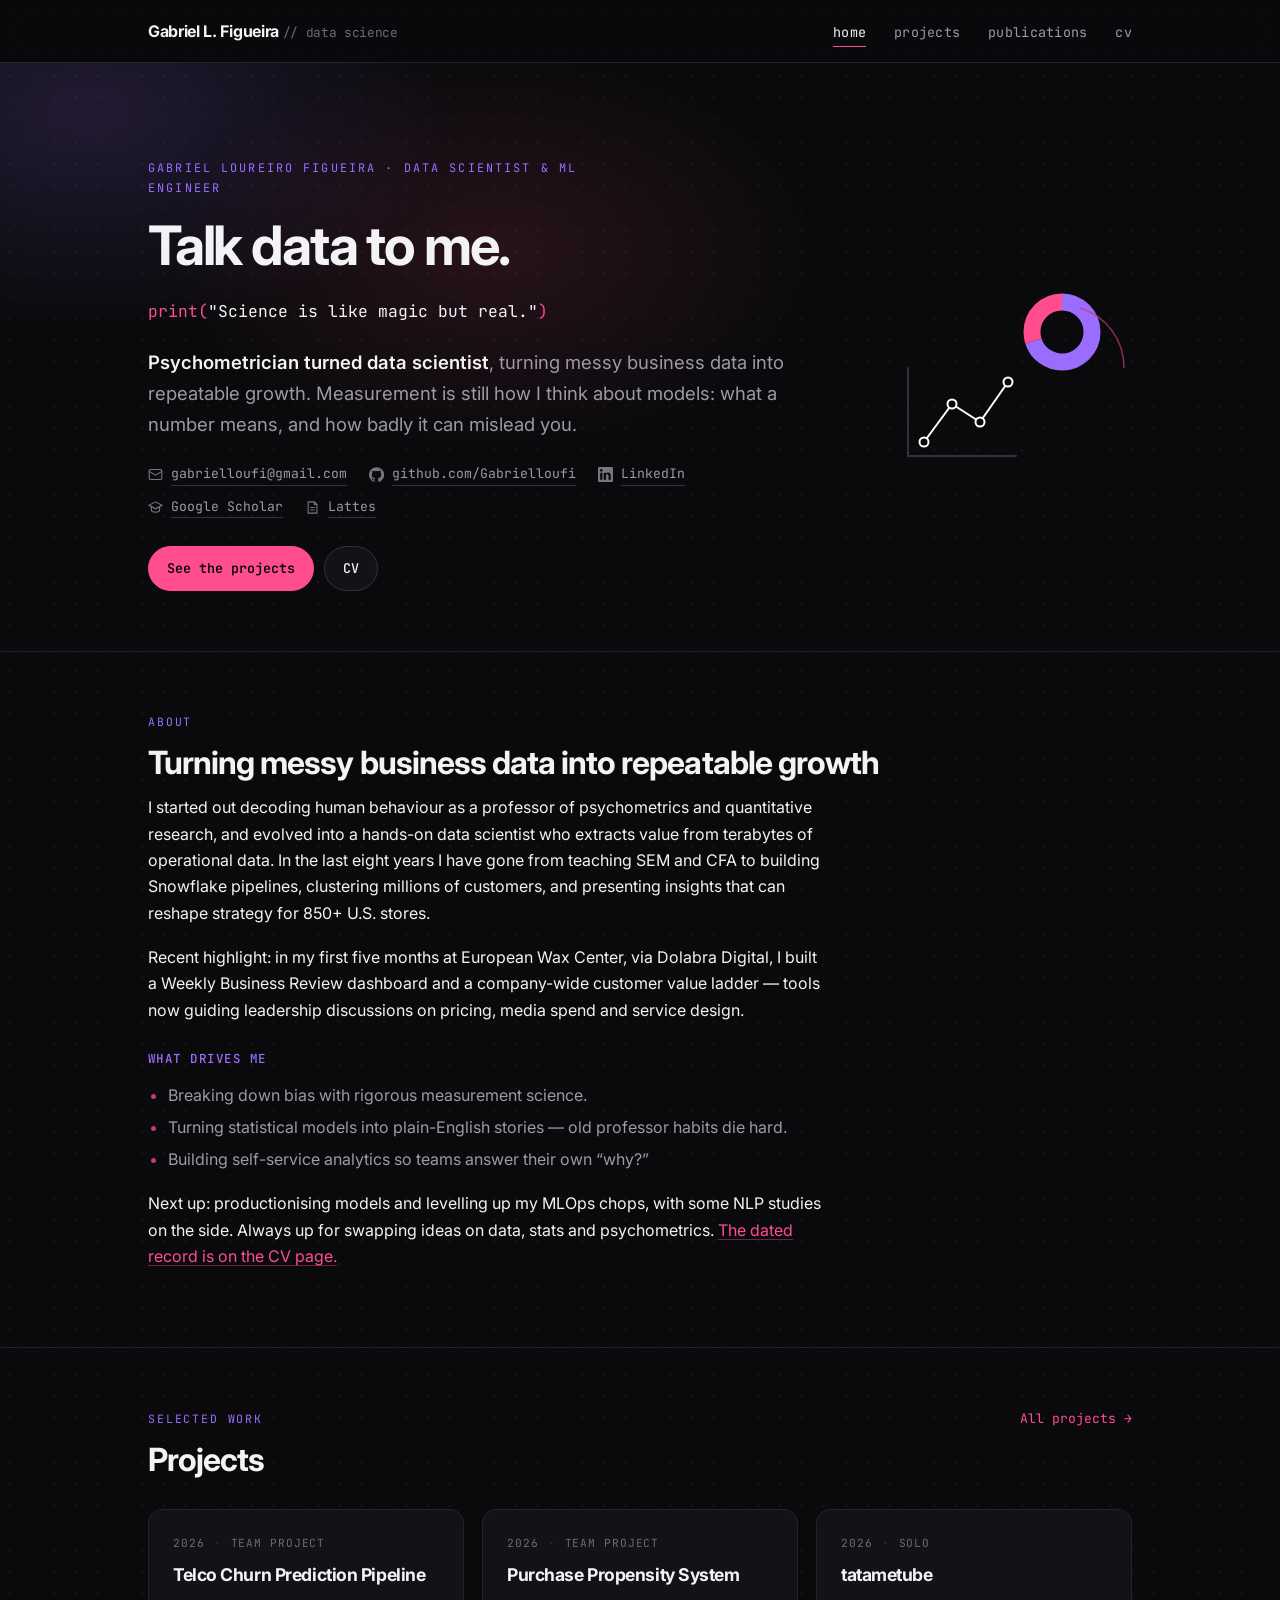
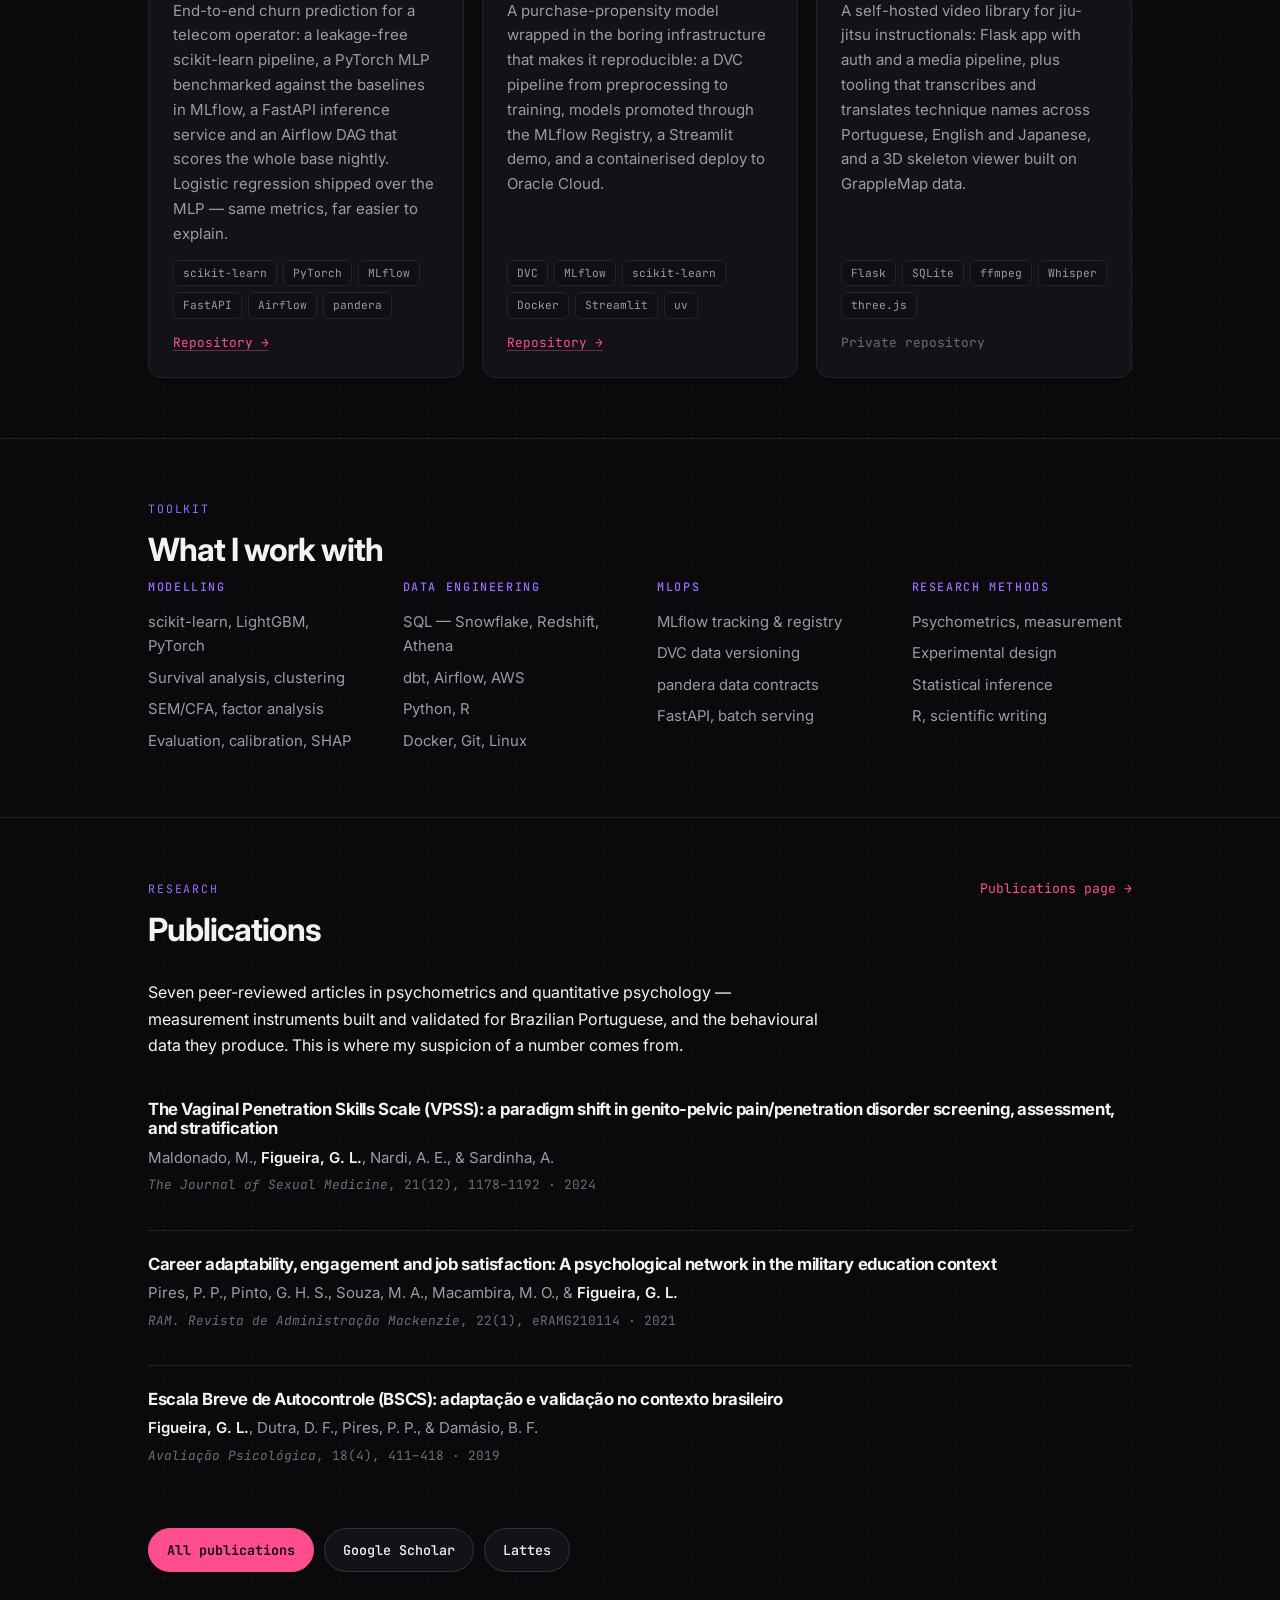
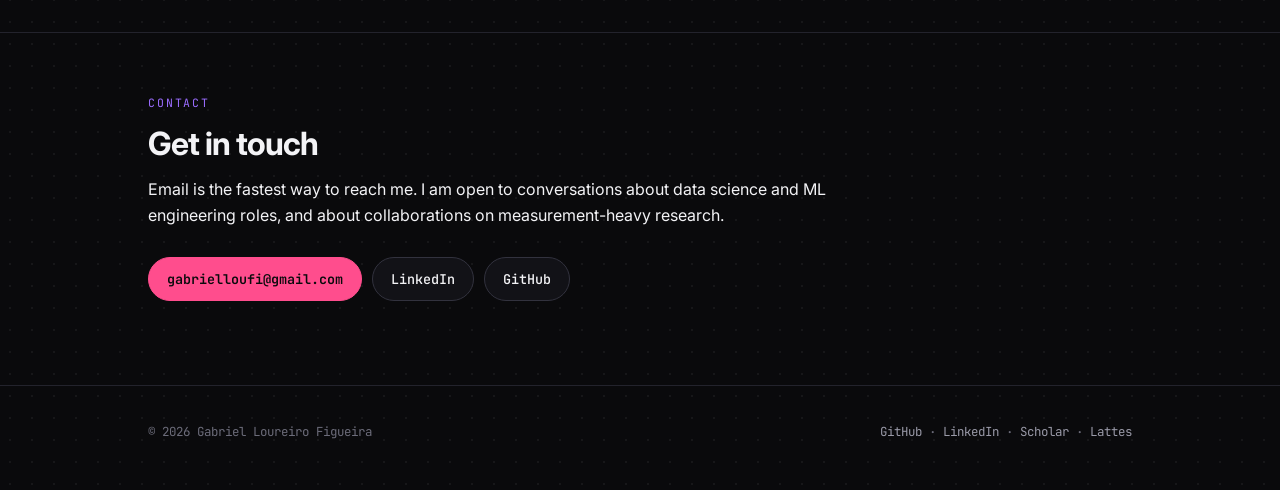
<file: index.html>
<!DOCTYPE html>
<html lang="en">
<head>
<meta charset="utf-8">
<meta name="viewport" content="width=device-width, initial-scale=1">
<title>Gabriel Loureiro Figueira &mdash; Data Scientist &amp; ML Engineer</title>
<meta name="description" content="Data scientist and machine learning engineer building end-to-end ML systems, with a research background in psychology and psychometrics.">
<link rel="canonical" href="https://gabrielloufi.github.io/">
<meta property="og:title" content="Gabriel Loureiro Figueira &mdash; Data Scientist &amp; ML Engineer">
<meta property="og:description" content="Data scientist and machine learning engineer building end-to-end ML systems, with a research background in psychology and psychometrics.">
<meta property="og:type" content="website">
<meta property="og:url" content="https://gabrielloufi.github.io/">
<meta name="theme-color" content="#0a0a0c">
<link rel="preconnect" href="https://fonts.googleapis.com">
<link rel="preconnect" href="https://fonts.gstatic.com" crossorigin>
<link href="https://fonts.googleapis.com/css2?family=Inter:wght@400;500;600;700;800&family=JetBrains+Mono:wght@400;500;700&display=swap" rel="stylesheet">
<link rel="stylesheet" href="assets/css/style.css">
</head>
<body>
<a class="skip-link" href="#main">Skip to content</a>

<header class="nav">
  <div class="wrap nav__inner">
    <a class="nav__brand" href="index.html">Gabriel L. Figueira <span>// data science</span></a>
    <ul class="nav__links">
      <li><a href="index.html" aria-current="page">home</a></li>
      <li><a href="projects.html">projects</a></li>
      <li><a href="publications.html">publications</a></li>
      <li><a href="cv.html">cv</a></li>
    </ul>
  </div>
</header>

<main id="main">

  <section class="hero">
    <div class="wrap hero__grid">
      <div>
        <p class="kicker">Gabriel Loureiro Figueira &middot; Data Scientist &amp; ML Engineer</p>
        <h1>Talk data to me.</h1>
        <p class="codeline"><span class="fn">print(</span><span class="str">"Science is like magic but real."</span><span class="fn">)</span></p>
        <p class="hero__lead">
          <strong>Psychometrician turned data scientist</strong>, turning messy business data into
          repeatable growth. Measurement is still how I think about models: what a number means, and
          how badly it can mislead you.
        </p>
        <ul class="meta-row">
          <li><svg viewBox="0 0 24 24" fill="none" stroke="currentColor" stroke-width="1.8" aria-hidden="true"><rect x="2" y="4" width="20" height="16" rx="2"/><path d="m2 7 10 6 10-6"/></svg><a href="mailto:gabrielloufi@gmail.com">gabrielloufi@gmail.com</a></li>
          <li><svg viewBox="0 0 24 24" fill="currentColor" aria-hidden="true"><path d="M12 .5a12 12 0 0 0-3.8 23.4c.6.1.8-.3.8-.6v-2c-3.3.7-4-1.6-4-1.6-.6-1.4-1.4-1.8-1.4-1.8-1.1-.7 0-.7 0-.7 1.2.1 1.9 1.3 1.9 1.3 1.1 1.9 2.9 1.3 3.6 1 .1-.8.4-1.3.8-1.6-2.7-.3-5.5-1.3-5.5-5.9 0-1.3.5-2.4 1.2-3.2-.1-.3-.5-1.5.1-3.2 0 0 1-.3 3.3 1.2a11.5 11.5 0 0 1 6 0c2.3-1.5 3.3-1.2 3.3-1.2.6 1.7.2 2.9.1 3.2.8.8 1.2 1.9 1.2 3.2 0 4.6-2.8 5.6-5.5 5.9.4.4.8 1.1.8 2.2v3.3c0 .3.2.7.8.6A12 12 0 0 0 12 .5z"/></svg><a href="https://github.com/Gabrielloufi">github.com/Gabrielloufi</a></li>
          <li><svg viewBox="0 0 24 24" fill="currentColor" aria-hidden="true"><path d="M20.4 20.4h-3.6v-5.6c0-1.3 0-3-1.9-3s-2.1 1.4-2.1 2.9v5.7H9.2V9h3.4v1.6h.1a3.8 3.8 0 0 1 3.4-1.9c3.6 0 4.3 2.4 4.3 5.5v6.2zM5.3 7.4a2.1 2.1 0 1 1 0-4.2 2.1 2.1 0 0 1 0 4.2zM7.1 20.4H3.5V9h3.6v11.4zM22.2 0H1.8C.8 0 0 .8 0 1.7v20.6c0 .9.8 1.7 1.8 1.7h20.4c1 0 1.8-.8 1.8-1.7V1.7c0-.9-.8-1.7-1.8-1.7z"/></svg><a href="https://www.linkedin.com/in/gabrielloureirofigueira/">LinkedIn</a></li>
          <li><svg viewBox="0 0 24 24" fill="none" stroke="currentColor" stroke-width="1.8" aria-hidden="true"><path d="M12 3 1.5 8.5 12 14l10.5-5.5L12 3z"/><path d="M5.5 11v5.5c0 1.4 2.9 2.9 6.5 2.9s6.5-1.5 6.5-2.9V11"/></svg><a href="https://scholar.google.com/citations?user=BgbFjUEAAAAJ&hl=en">Google Scholar</a></li>
          <li><svg viewBox="0 0 24 24" fill="none" stroke="currentColor" stroke-width="1.8" aria-hidden="true"><path d="M5 3h10l4 4v14H5z"/><path d="M15 3v4h4M8.5 12h7M8.5 16h7"/></svg><a href="https://lattes.cnpq.br/5523755976674168">Lattes</a></li>
        </ul>
        <div class="btn-row">
          <a class="btn btn--primary" href="projects.html">See the projects</a>
          <a class="btn" href="cv.html">CV</a>
        </div>
      </div>
      <svg class="motif" viewBox="0 0 240 205" role="img" aria-label="Line chart and donut chart, echoing the banner artwork">
        <g transform="translate(170,60)">
          <circle class="ring-a" r="30" fill="none" stroke-width="17" stroke-dasharray="131.9 56.6" transform="rotate(-90)"/>
          <circle class="ring-b" r="30" fill="none" stroke-width="17" stroke-dasharray="56.6 131.9" stroke-dashoffset="-131.9" transform="rotate(-90)"/>
        </g>
        <path class="arc" d="M232 96a62 62 0 0 0-44-60" stroke-width="1.5" opacity=".7"/>
        <path class="axis" d="M16 96V184h108" fill="none" stroke-width="2" stroke-linecap="round"/>
        <polyline class="line" points="32,170 60,132 88,150 116,110"/>
        <circle class="dot" cx="32" cy="170" r="4.5"/>
        <circle class="dot" cx="60" cy="132" r="4.5"/>
        <circle class="dot" cx="88" cy="150" r="4.5"/>
        <circle class="dot" cx="116" cy="110" r="4.5"/>
      </svg>
    </div>
  </section>

  <section>
    <div class="wrap">
      <p class="eyebrow">About</p>
      <h2>Turning messy business data into repeatable growth</h2>
      <p>
        I started out decoding human behaviour as a professor of psychometrics and quantitative
        research, and evolved into a hands-on data scientist who extracts value from terabytes of
        operational data. In the last eight years I have gone from teaching SEM and CFA to building
        Snowflake pipelines, clustering millions of customers, and presenting insights that can
        reshape strategy for 850+ U.S. stores.
      </p>
      <p>
        Recent highlight: in my first five months at European Wax Center, via Dolabra Digital, I
        built a Weekly Business Review dashboard and a company-wide customer value ladder &mdash;
        tools now guiding leadership discussions on pricing, media spend and service design.
      </p>

      <p class="subhead">What drives me</p>
      <ul class="bullets">
        <li>Breaking down bias with rigorous measurement science.</li>
        <li>Turning statistical models into plain-English stories &mdash; old professor habits die hard.</li>
        <li>Building self-service analytics so teams answer their own &ldquo;why?&rdquo;</li>
      </ul>

      <p>
        Next up: productionising models and levelling up my MLOps chops, with some NLP studies on
        the side. Always up for swapping ideas on data, stats and psychometrics.
        <a href="cv.html">The dated record is on the CV page.</a>
      </p>
    </div>
  </section>

  <section>
    <div class="wrap">
      <div class="section-head">
        <div>
          <p class="eyebrow">Selected work</p>
          <h2>Projects</h2>
        </div>
        <a class="more" href="projects.html">All projects &rarr;</a>
      </div>

      <div class="cards">

        <article class="card">
          <div class="card__meta"><span>2026</span><span>Team project</span></div>
          <h3><a href="https://github.com/Gabrielloufi/telco-churn-challenge">Telco Churn Prediction Pipeline</a></h3>
          <p>
            End-to-end churn prediction for a telecom operator: a leakage-free scikit-learn pipeline,
            a PyTorch MLP benchmarked against the baselines in MLflow, a FastAPI inference service and
            an Airflow DAG that scores the whole base nightly. Logistic regression shipped over the
            MLP &mdash; same metrics, far easier to explain.
          </p>
          <ul class="tags"><li>scikit-learn</li><li>PyTorch</li><li>MLflow</li><li>FastAPI</li><li>Airflow</li><li>pandera</li></ul>
          <div class="card__links"><a href="https://github.com/Gabrielloufi/telco-churn-challenge">Repository &rarr;</a></div>
        </article>

        <article class="card">
          <div class="card__meta"><span>2026</span><span>Team project</span></div>
          <h3><a href="https://github.com/MunhozMCM/Tech-Challenge-02">Purchase Propensity System</a></h3>
          <p>
            A purchase-propensity model wrapped in the boring infrastructure that makes it
            reproducible: a DVC pipeline from preprocessing to training, models promoted through the
            MLflow Registry, a Streamlit demo, and a containerised deploy to Oracle Cloud.
          </p>
          <ul class="tags"><li>DVC</li><li>MLflow</li><li>scikit-learn</li><li>Docker</li><li>Streamlit</li><li>uv</li></ul>
          <div class="card__links"><a href="https://github.com/MunhozMCM/Tech-Challenge-02">Repository &rarr;</a></div>
        </article>

        <article class="card">
          <div class="card__meta"><span>2026</span><span>Solo</span></div>
          <h3>tatametube</h3>
          <p>
            A self-hosted video library for jiu-jitsu instructionals: Flask app with auth and a media
            pipeline, plus tooling that transcribes and translates technique names across Portuguese,
            English and Japanese, and a 3D skeleton viewer built on GrappleMap data.
          </p>
          <ul class="tags"><li>Flask</li><li>SQLite</li><li>ffmpeg</li><li>Whisper</li><li>three.js</li></ul>
          <div class="card__links"><span class="locked">Private repository</span></div>
        </article>

      </div>
    </div>
  </section>

  <section>
    <div class="wrap">
      <p class="eyebrow">Toolkit</p>
      <h2>What I work with</h2>
      <div class="skill-grid">
        <div>
          <h3>Modelling</h3>
          <ul>
            <li>scikit-learn, LightGBM, PyTorch</li>
            <li>Survival analysis, clustering</li>
            <li>SEM/CFA, factor analysis</li>
            <li>Evaluation, calibration, SHAP</li>
          </ul>
        </div>
        <div>
          <h3>Data engineering</h3>
          <ul>
            <li>SQL &mdash; Snowflake, Redshift, Athena</li>
            <li>dbt, Airflow, AWS</li>
            <li>Python, R</li>
            <li>Docker, Git, Linux</li>
          </ul>
        </div>
        <div>
          <h3>MLOps</h3>
          <ul>
            <li>MLflow tracking &amp; registry</li>
            <li>DVC data versioning</li>
            <li>pandera data contracts</li>
            <li>FastAPI, batch serving</li>
          </ul>
        </div>
        <div>
          <h3>Research methods</h3>
          <ul>
            <li>Psychometrics, measurement</li>
            <li>Experimental design</li>
            <li>Statistical inference</li>
            <li>R, scientific writing</li>
          </ul>
        </div>
      </div>
    </div>
  </section>

  <section>
    <div class="wrap">
      <div class="section-head">
        <div>
          <p class="eyebrow">Research</p>
          <h2>Publications</h2>
        </div>
        <a class="more" href="publications.html">Publications page &rarr;</a>
      </div>
      <p>
        Seven peer-reviewed articles in psychometrics and quantitative psychology &mdash;
        measurement instruments built and validated for Brazilian Portuguese, and the behavioural
        data they produce. This is where my suspicion of a number comes from.
      </p>

      <article class="pub">
        <h3 class="pub__title">The Vaginal Penetration Skills Scale (VPSS): a paradigm shift in genito-pelvic pain/penetration disorder screening, assessment, and stratification</h3>
        <p class="pub__authors">Maldonado, M., <span class="self">Figueira, G. L.</span>, Nardi, A. E., &amp; Sardinha, A.</p>
        <p class="pub__venue"><em>The Journal of Sexual Medicine</em>, 21(12), 1178&ndash;1192 &middot; 2024</p>
      </article>

      <article class="pub">
        <h3 class="pub__title">Career adaptability, engagement and job satisfaction: A psychological network in the military education context</h3>
        <p class="pub__authors">Pires, P. P., Pinto, G. H. S., Souza, M. A., Macambira, M. O., &amp; <span class="self">Figueira, G. L.</span></p>
        <p class="pub__venue"><em>RAM. Revista de Administra&ccedil;&atilde;o Mackenzie</em>, 22(1), eRAMG210114 &middot; 2021</p>
      </article>

      <article class="pub">
        <h3 class="pub__title">Escala Breve de Autocontrole (BSCS): adapta&ccedil;&atilde;o e valida&ccedil;&atilde;o no contexto brasileiro</h3>
        <p class="pub__authors"><span class="self">Figueira, G. L.</span>, Dutra, D. F., Pires, P. P., &amp; Dam&aacute;sio, B. F.</p>
        <p class="pub__venue"><em>Avalia&ccedil;&atilde;o Psicol&oacute;gica</em>, 18(4), 411&ndash;418 &middot; 2019</p>
      </article>

      <div class="btn-row">
        <a class="btn btn--primary" href="publications.html">All publications</a>
        <a class="btn" href="https://scholar.google.com/citations?user=BgbFjUEAAAAJ&hl=en">Google Scholar</a>
        <a class="btn" href="https://lattes.cnpq.br/5523755976674168">Lattes</a>
      </div>
    </div>
  </section>

  <section>
    <div class="wrap">
      <p class="eyebrow">Contact</p>
      <h2>Get in touch</h2>
      <p>
        Email is the fastest way to reach me. I am open to conversations about data science and ML
        engineering roles, and about collaborations on measurement-heavy research.
      </p>
      <div class="btn-row">
        <a class="btn btn--primary" href="mailto:gabrielloufi@gmail.com">gabrielloufi@gmail.com</a>
        <a class="btn" href="https://www.linkedin.com/in/gabrielloureirofigueira/">LinkedIn</a>
        <a class="btn" href="https://github.com/Gabrielloufi">GitHub</a>
      </div>
    </div>
  </section>

</main>

<footer class="footer">
  <div class="wrap footer__inner">
    <span>&copy; <span id="year">2026</span> Gabriel Loureiro Figueira</span>
    <span>
      <a href="https://github.com/Gabrielloufi">GitHub</a> ·
      <a href="https://www.linkedin.com/in/gabrielloureirofigueira/">LinkedIn</a> ·
      <a href="https://scholar.google.com/citations?user=BgbFjUEAAAAJ&hl=en">Scholar</a> ·
      <a href="https://lattes.cnpq.br/5523755976674168">Lattes</a>
    </span>
  </div>
</footer>

<script>document.getElementById("year").textContent = new Date().getFullYear();</script>
</body>
</html>
</file>
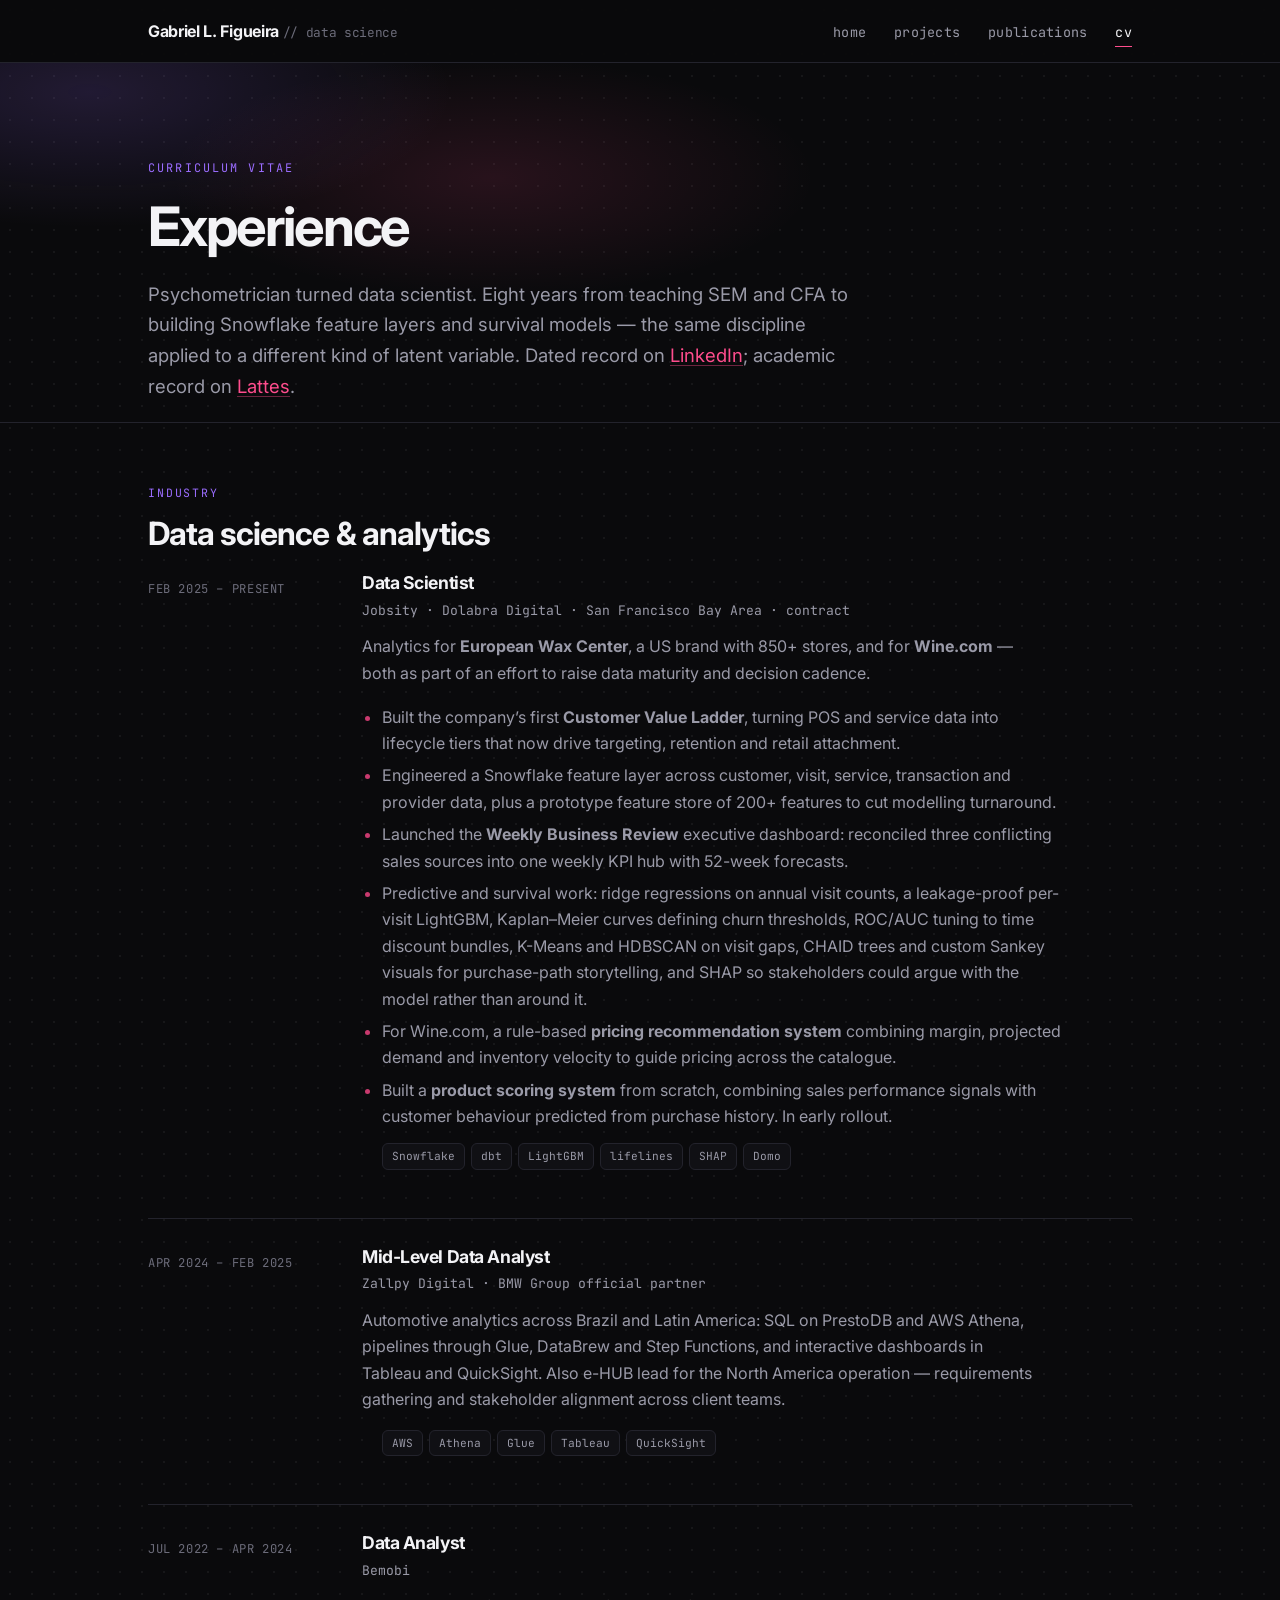
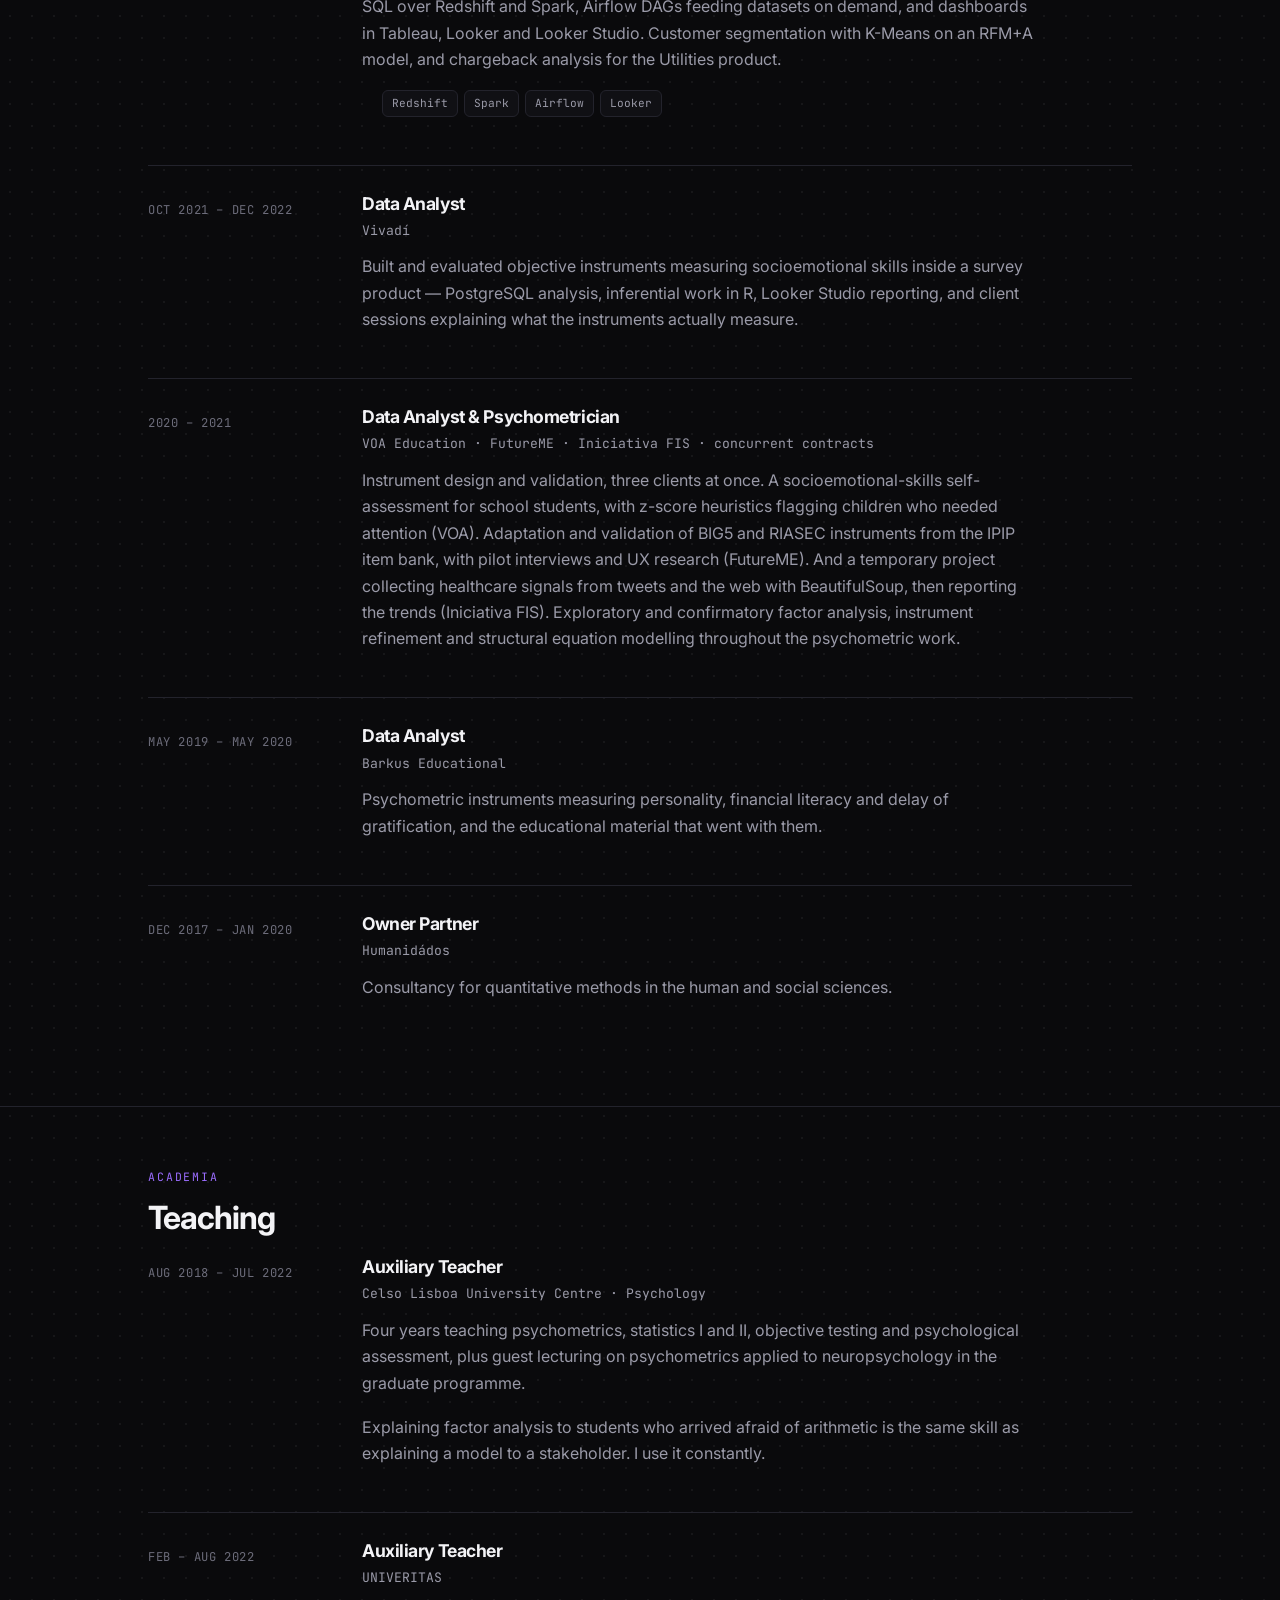
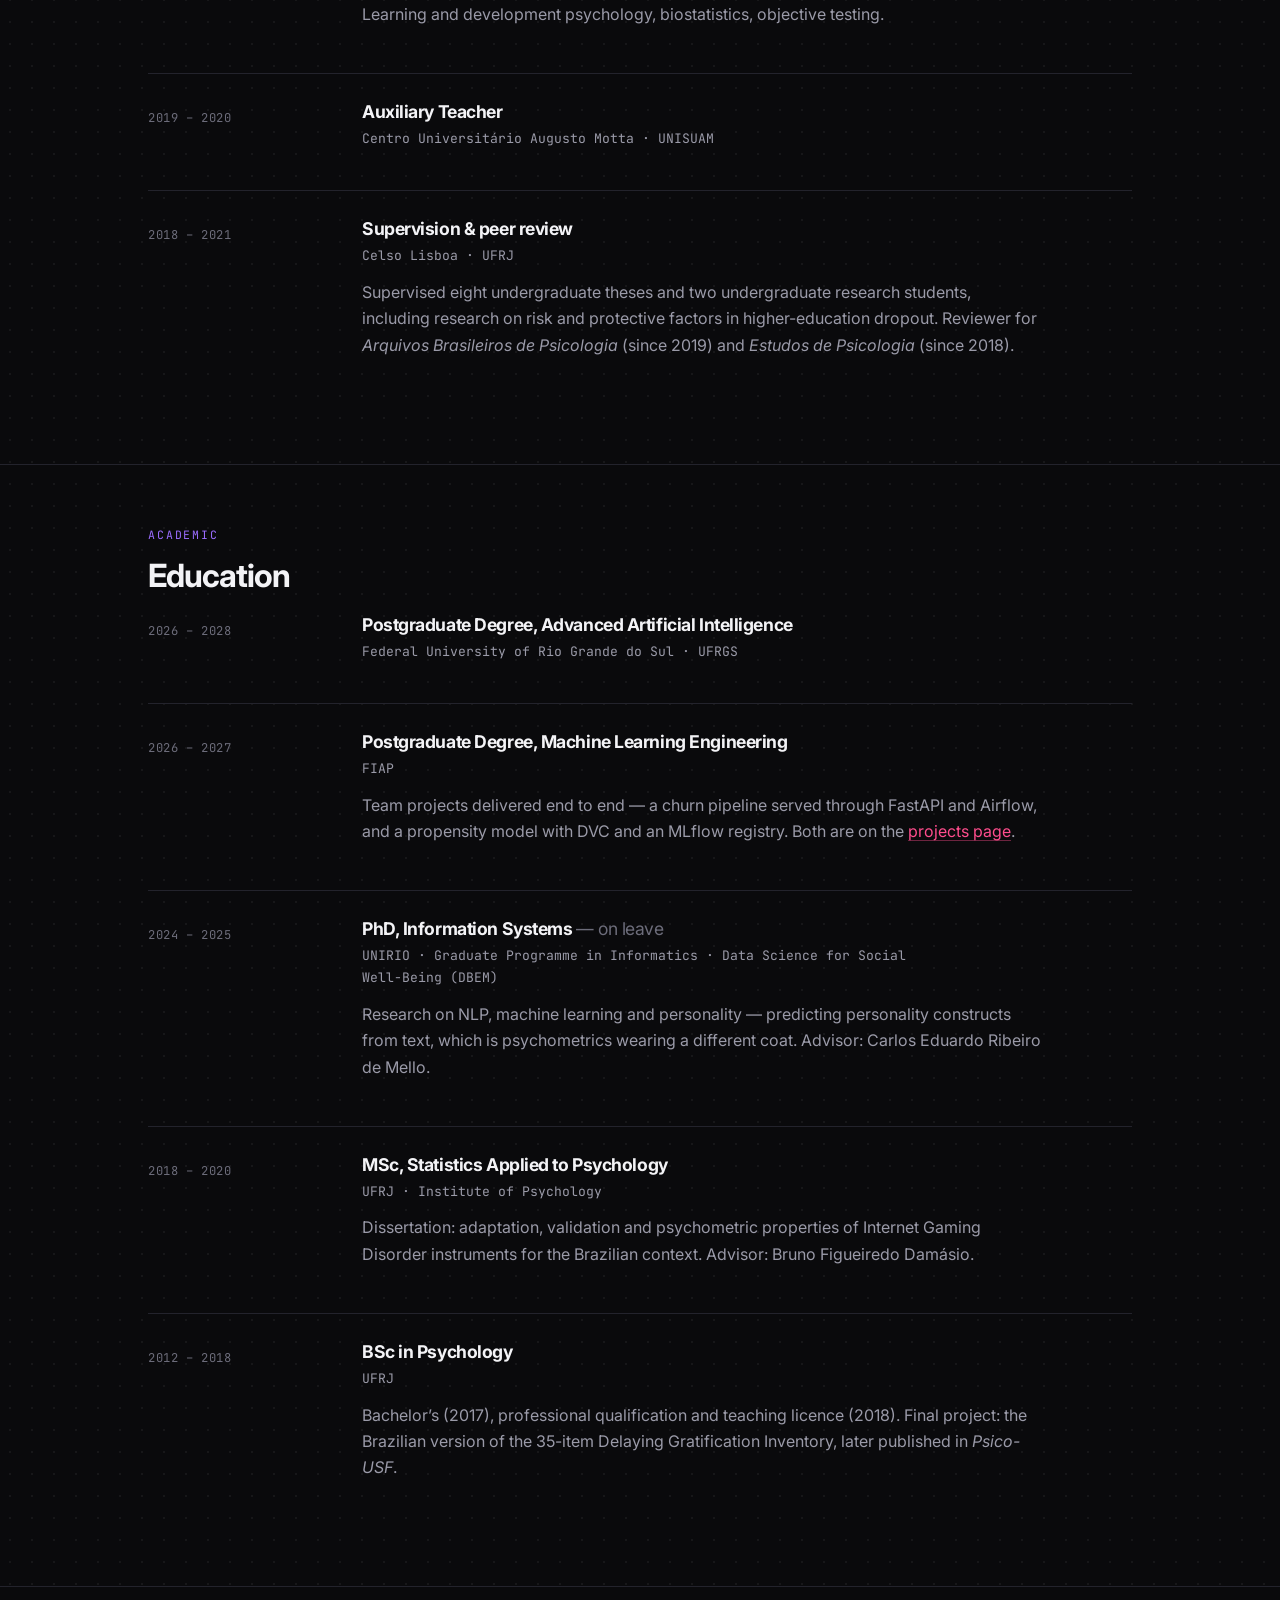
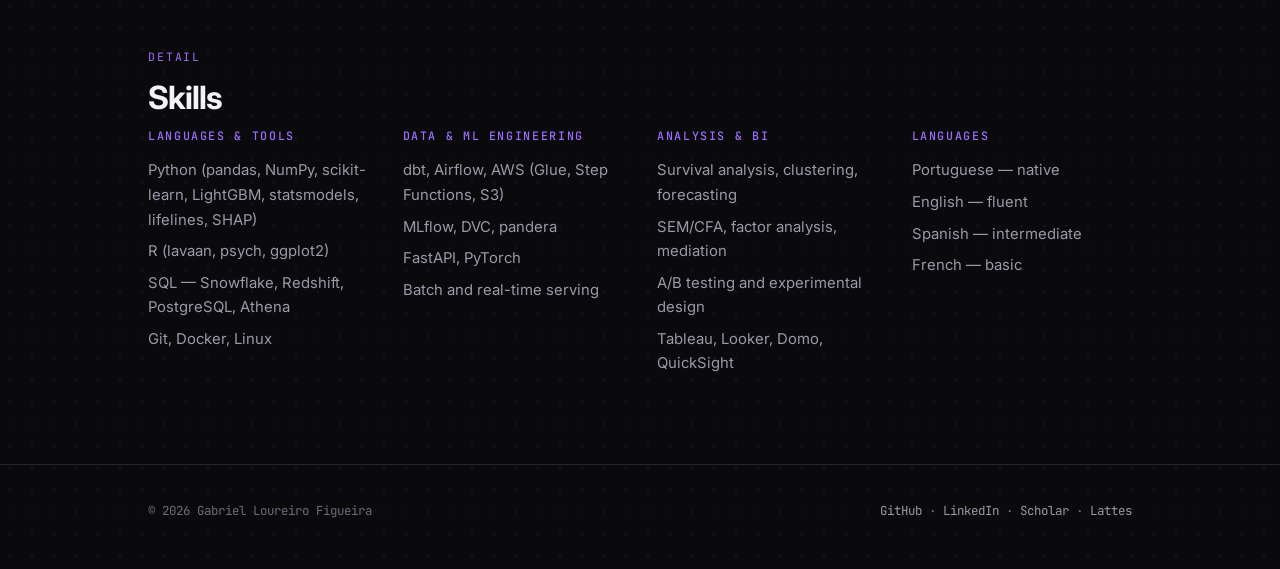
<file: cv.html>
<!DOCTYPE html>
<html lang="en">
<head>
<meta charset="utf-8">
<meta name="viewport" content="width=device-width, initial-scale=1">
<title>CV &mdash; Gabriel Loureiro Figueira</title>
<meta name="description" content="Curriculum vitae: data scientist and ML engineer, former assistant professor, MSc in Psychology.">
<link rel="canonical" href="https://gabrielloufi.github.io/cv.html">
<meta property="og:title" content="CV &mdash; Gabriel Loureiro Figueira">
<meta property="og:description" content="Curriculum vitae: data scientist and ML engineer, former assistant professor, MSc in Psychology.">
<meta property="og:type" content="website">
<meta property="og:url" content="https://gabrielloufi.github.io/cv.html">
<meta name="theme-color" content="#0a0a0c">
<link rel="preconnect" href="https://fonts.googleapis.com">
<link rel="preconnect" href="https://fonts.gstatic.com" crossorigin>
<link href="https://fonts.googleapis.com/css2?family=Inter:wght@400;500;600;700;800&family=JetBrains+Mono:wght@400;500;700&display=swap" rel="stylesheet">
<link rel="stylesheet" href="assets/css/style.css">
</head>
<body>
<a class="skip-link" href="#main">Skip to content</a>

<header class="nav">
  <div class="wrap nav__inner">
    <a class="nav__brand" href="index.html">Gabriel L. Figueira <span>// data science</span></a>
    <ul class="nav__links">
      <li><a href="index.html">home</a></li>
      <li><a href="projects.html">projects</a></li>
      <li><a href="publications.html">publications</a></li>
      <li><a href="cv.html" aria-current="page">cv</a></li>
    </ul>
  </div>
</header>

<main id="main">

  <section class="hero" style="padding-bottom:0">
    <div class="wrap">
      <p class="kicker">Curriculum vitae</p>
      <h1>Experience</h1>
      <p class="hero__lead">
        Psychometrician turned data scientist. Eight years from teaching SEM and CFA to building
        Snowflake feature layers and survival models &mdash; the same discipline applied to a
        different kind of latent variable. Dated record on <a href="%s">LinkedIn</a>; academic
        record on <a href="%s">Lattes</a>.
      </p>
    </div>
  </section>

  <section>
    <div class="wrap">
      <p class="eyebrow">Industry</p>
      <h2>Data science &amp; analytics</h2>

      <article class="entry">
        <div class="entry__side">Feb 2025 &ndash; present</div>
        <div>
          <h3>Data Scientist</h3>
          <p class="entry__org">Jobsity &middot; Dolabra Digital &middot; San Francisco Bay Area &middot; contract</p>
          <p>
            Analytics for <strong>European Wax Center</strong>, a US brand with 850+ stores, and for
            <strong>Wine.com</strong> &mdash; both as part of an effort to raise data maturity and
            decision cadence.
          </p>
          <ul>
            <li>
              Built the company&rsquo;s first <strong>Customer Value Ladder</strong>, turning POS and
              service data into lifecycle tiers that now drive targeting, retention and retail
              attachment.
            </li>
            <li>
              Engineered a Snowflake feature layer across customer, visit, service, transaction and
              provider data, plus a prototype feature store of 200+ features to cut modelling
              turnaround.
            </li>
            <li>
              Launched the <strong>Weekly Business Review</strong> executive dashboard: reconciled
              three conflicting sales sources into one weekly KPI hub with 52-week forecasts.
            </li>
            <li>
              Predictive and survival work: ridge regressions on annual visit counts, a
              leakage-proof per-visit LightGBM, Kaplan&ndash;Meier curves defining churn thresholds,
              ROC/AUC tuning to time discount bundles, K-Means and HDBSCAN on visit gaps, CHAID trees
              and custom Sankey visuals for purchase-path storytelling, and SHAP so stakeholders
              could argue with the model rather than around it.
            </li>
            <li>
              For Wine.com, a rule-based <strong>pricing recommendation system</strong> combining
              margin, projected demand and inventory velocity to guide pricing across the catalogue.
            </li>
            <li>
              Built a <strong>product scoring system</strong> from scratch, combining sales
              performance signals with customer behaviour predicted from purchase history. In early
              rollout.
            </li>
          </ul>
          <ul class="tags"><li>Snowflake</li><li>dbt</li><li>LightGBM</li><li>lifelines</li><li>SHAP</li><li>Domo</li></ul>
        </div>
      </article>

      <article class="entry">
        <div class="entry__side">Apr 2024 &ndash; Feb 2025</div>
        <div>
          <h3>Mid-Level Data Analyst</h3>
          <p class="entry__org">Zallpy Digital &middot; BMW Group official partner</p>
          <p>
            Automotive analytics across Brazil and Latin America: SQL on PrestoDB and AWS Athena,
            pipelines through Glue, DataBrew and Step Functions, and interactive dashboards in
            Tableau and QuickSight. Also e-HUB lead for the North America operation &mdash;
            requirements gathering and stakeholder alignment across client teams.
          </p>
          <ul class="tags"><li>AWS</li><li>Athena</li><li>Glue</li><li>Tableau</li><li>QuickSight</li></ul>
        </div>
      </article>

      <article class="entry">
        <div class="entry__side">Jul 2022 &ndash; Apr 2024</div>
        <div>
          <h3>Data Analyst</h3>
          <p class="entry__org">Bemobi</p>
          <p>
            SQL over Redshift and Spark, Airflow DAGs feeding datasets on demand, and dashboards in
            Tableau, Looker and Looker Studio. Customer segmentation with K-Means on an RFM+A model,
            and chargeback analysis for the Utilities product.
          </p>
          <ul class="tags"><li>Redshift</li><li>Spark</li><li>Airflow</li><li>Looker</li></ul>
        </div>
      </article>

      <article class="entry">
        <div class="entry__side">Oct 2021 &ndash; Dec 2022</div>
        <div>
          <h3>Data Analyst</h3>
          <p class="entry__org">Vivad&iacute;</p>
          <p>
            Built and evaluated objective instruments measuring socioemotional skills inside a survey
            product &mdash; PostgreSQL analysis, inferential work in R, Looker Studio reporting, and
            client sessions explaining what the instruments actually measure.
          </p>
        </div>
      </article>

      <article class="entry">
        <div class="entry__side">2020 &ndash; 2021</div>
        <div>
          <h3>Data Analyst &amp; Psychometrician</h3>
          <p class="entry__org">VOA Education &middot; FutureME &middot; Iniciativa FIS &middot; concurrent contracts</p>
          <p>
            Instrument design and validation, three clients at once. A socioemotional-skills
            self-assessment for school students, with z-score heuristics flagging children who needed
            attention (VOA). Adaptation and validation of BIG5 and RIASEC instruments from the IPIP
            item bank, with pilot interviews and UX research (FutureME). And a temporary project
            collecting healthcare signals from tweets and the web with BeautifulSoup, then reporting
            the trends (Iniciativa FIS). Exploratory and confirmatory factor analysis, instrument
            refinement and structural equation modelling throughout the psychometric work.
          </p>
        </div>
      </article>

      <article class="entry">
        <div class="entry__side">May 2019 &ndash; May 2020</div>
        <div>
          <h3>Data Analyst</h3>
          <p class="entry__org">Barkus Educational</p>
          <p>
            Psychometric instruments measuring personality, financial literacy and delay of
            gratification, and the educational material that went with them.
          </p>
        </div>
      </article>

      <article class="entry">
        <div class="entry__side">Dec 2017 &ndash; Jan 2020</div>
        <div>
          <h3>Owner Partner</h3>
          <p class="entry__org">Humanid&aacute;dos</p>
          <p>Consultancy for quantitative methods in the human and social sciences.</p>
        </div>
      </article>

    </div>
  </section>

  <section>
    <div class="wrap">
      <p class="eyebrow">Academia</p>
      <h2>Teaching</h2>

      <article class="entry">
        <div class="entry__side">Aug 2018 &ndash; Jul 2022</div>
        <div>
          <h3>Auxiliary Teacher</h3>
          <p class="entry__org">Celso Lisboa University Centre &middot; Psychology</p>
          <p>
            Four years teaching psychometrics, statistics I and II, objective testing and
            psychological assessment, plus guest lecturing on psychometrics applied to
            neuropsychology in the graduate programme.
          </p>
          <p>
            Explaining factor analysis to students who arrived afraid of arithmetic is the same
            skill as explaining a model to a stakeholder. I use it constantly.
          </p>
        </div>
      </article>

      <article class="entry">
        <div class="entry__side">Feb &ndash; Aug 2022</div>
        <div>
          <h3>Auxiliary Teacher</h3>
          <p class="entry__org">UNIVERITAS</p>
          <p>Learning and development psychology, biostatistics, objective testing.</p>
        </div>
      </article>

      <article class="entry">
        <div class="entry__side">2019 &ndash; 2020</div>
        <div>
          <h3>Auxiliary Teacher</h3>
          <p class="entry__org">Centro Universit&aacute;rio Augusto Motta &middot; UNISUAM</p>
        </div>
      </article>

      <article class="entry">
        <div class="entry__side">2018 &ndash; 2021</div>
        <div>
          <h3>Supervision &amp; peer review</h3>
          <p class="entry__org">Celso Lisboa &middot; UFRJ</p>
          <p>
            Supervised eight undergraduate theses and two undergraduate research students, including
            research on risk and protective factors in higher-education dropout. Reviewer
            for <em>Arquivos Brasileiros de Psicologia</em> (since 2019) and <em>Estudos de
            Psicologia</em> (since 2018).
          </p>
        </div>
      </article>

    </div>
  </section>

  <section>
    <div class="wrap">
      <p class="eyebrow">Academic</p>
      <h2>Education</h2>

      <article class="entry">
        <div class="entry__side">2026 &ndash; 2028</div>
        <div>
          <h3>Postgraduate Degree, Advanced Artificial Intelligence</h3>
          <p class="entry__org">Federal University of Rio Grande do Sul &middot; UFRGS</p>
        </div>
      </article>

      <article class="entry">
        <div class="entry__side">2026 &ndash; 2027</div>
        <div>
          <h3>Postgraduate Degree, Machine Learning Engineering</h3>
          <p class="entry__org">FIAP</p>
          <p>
            Team projects delivered end to end &mdash; a churn pipeline served through FastAPI and
            Airflow, and a propensity model with DVC and an MLflow registry. Both are on the
            <a href="projects.html">projects page</a>.
          </p>
        </div>
      </article>

      <article class="entry">
        <div class="entry__side">2024 &ndash; 2025</div>
        <div>
          <h3>PhD, Information Systems <span class="quiet">&mdash; on leave</span></h3>
          <p class="entry__org">UNIRIO &middot; Graduate Programme in Informatics &middot; Data Science for Social Well-Being (DBEM)</p>
          <p>
            Research on NLP, machine learning and personality &mdash; predicting personality
            constructs from text, which is psychometrics wearing a different coat. Advisor: Carlos
            Eduardo Ribeiro de Mello.
          </p>
        </div>
      </article>

      <article class="entry">
        <div class="entry__side">2018 &ndash; 2020</div>
        <div>
          <h3>MSc, Statistics Applied to Psychology</h3>
          <p class="entry__org">UFRJ &middot; Institute of Psychology</p>
          <p>
            Dissertation: adaptation, validation and psychometric properties of Internet Gaming
            Disorder instruments for the Brazilian context. Advisor: Bruno Figueiredo Dam&aacute;sio.
          </p>
        </div>
      </article>

      <article class="entry">
        <div class="entry__side">2012 &ndash; 2018</div>
        <div>
          <h3>BSc in Psychology</h3>
          <p class="entry__org">UFRJ</p>
          <p>
            Bachelor&rsquo;s (2017), professional qualification and teaching licence (2018). Final
            project: the Brazilian version of the 35-item Delaying Gratification Inventory, later
            published in <em>Psico-USF</em>.
          </p>
        </div>
      </article>

    </div>
  </section>

  <section>
    <div class="wrap">
      <p class="eyebrow">Detail</p>
      <h2>Skills</h2>
      <div class="skill-grid">
        <div>
          <h3>Languages &amp; tools</h3>
          <ul>
            <li>Python (pandas, NumPy, scikit-learn, LightGBM, statsmodels, lifelines, SHAP)</li>
            <li>R (lavaan, psych, ggplot2)</li>
            <li>SQL &mdash; Snowflake, Redshift, PostgreSQL, Athena</li>
            <li>Git, Docker, Linux</li>
          </ul>
        </div>
        <div>
          <h3>Data &amp; ML engineering</h3>
          <ul>
            <li>dbt, Airflow, AWS (Glue, Step Functions, S3)</li>
            <li>MLflow, DVC, pandera</li>
            <li>FastAPI, PyTorch</li>
            <li>Batch and real-time serving</li>
          </ul>
        </div>
        <div>
          <h3>Analysis &amp; BI</h3>
          <ul>
            <li>Survival analysis, clustering, forecasting</li>
            <li>SEM/CFA, factor analysis, mediation</li>
            <li>A/B testing and experimental design</li>
            <li>Tableau, Looker, Domo, QuickSight</li>
          </ul>
        </div>
        <div>
          <h3>Languages</h3>
          <ul>
            <li>Portuguese &mdash; native</li>
            <li>English &mdash; fluent</li>
            <li>Spanish &mdash; intermediate</li>
            <li>French &mdash; basic</li>
          </ul>
        </div>
      </div>
    </div>
  </section>

</main>

<footer class="footer">
  <div class="wrap footer__inner">
    <span>&copy; <span id="year">2026</span> Gabriel Loureiro Figueira</span>
    <span>
      <a href="https://github.com/Gabrielloufi">GitHub</a> ·
      <a href="https://www.linkedin.com/in/gabrielloureirofigueira/">LinkedIn</a> ·
      <a href="https://scholar.google.com/citations?user=BgbFjUEAAAAJ&hl=en">Scholar</a> ·
      <a href="https://lattes.cnpq.br/5523755976674168">Lattes</a>
    </span>
  </div>
</footer>

<script>document.getElementById("year").textContent = new Date().getFullYear();</script>
</body>
</html>
</file>
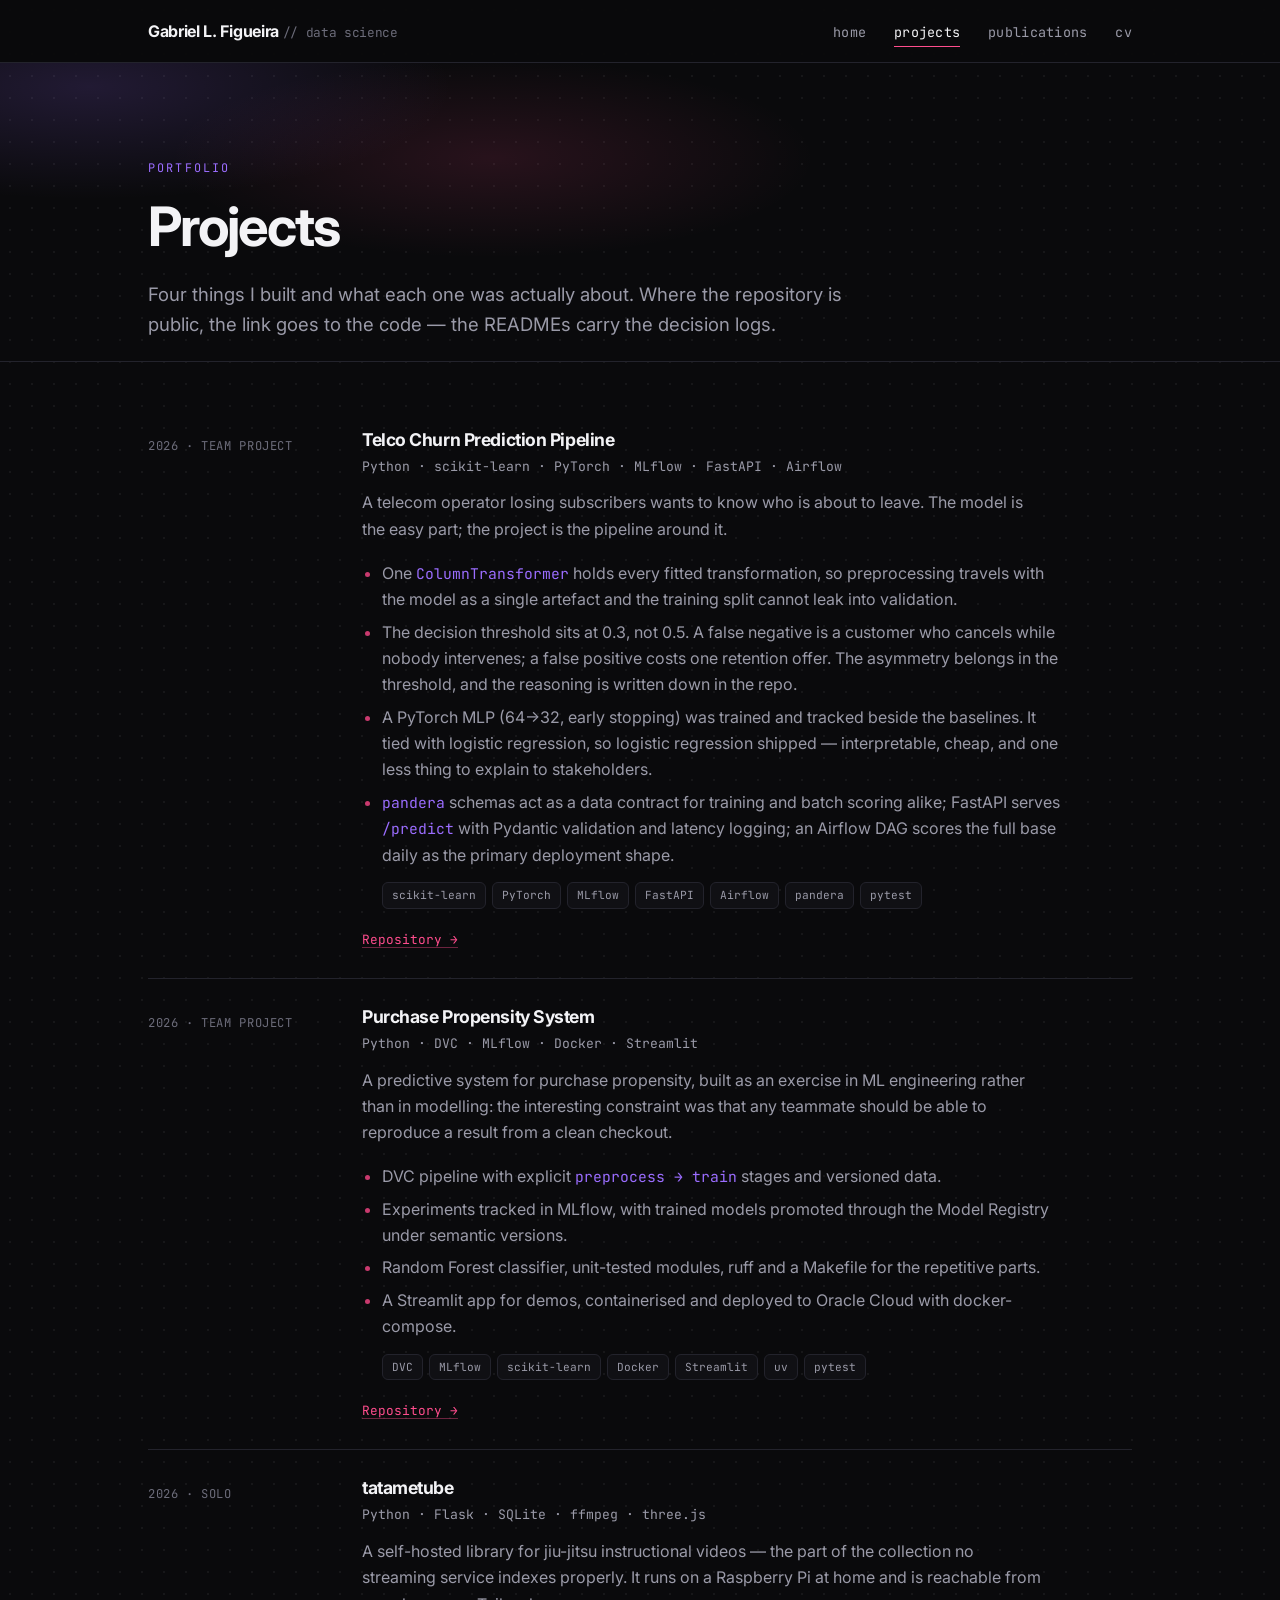
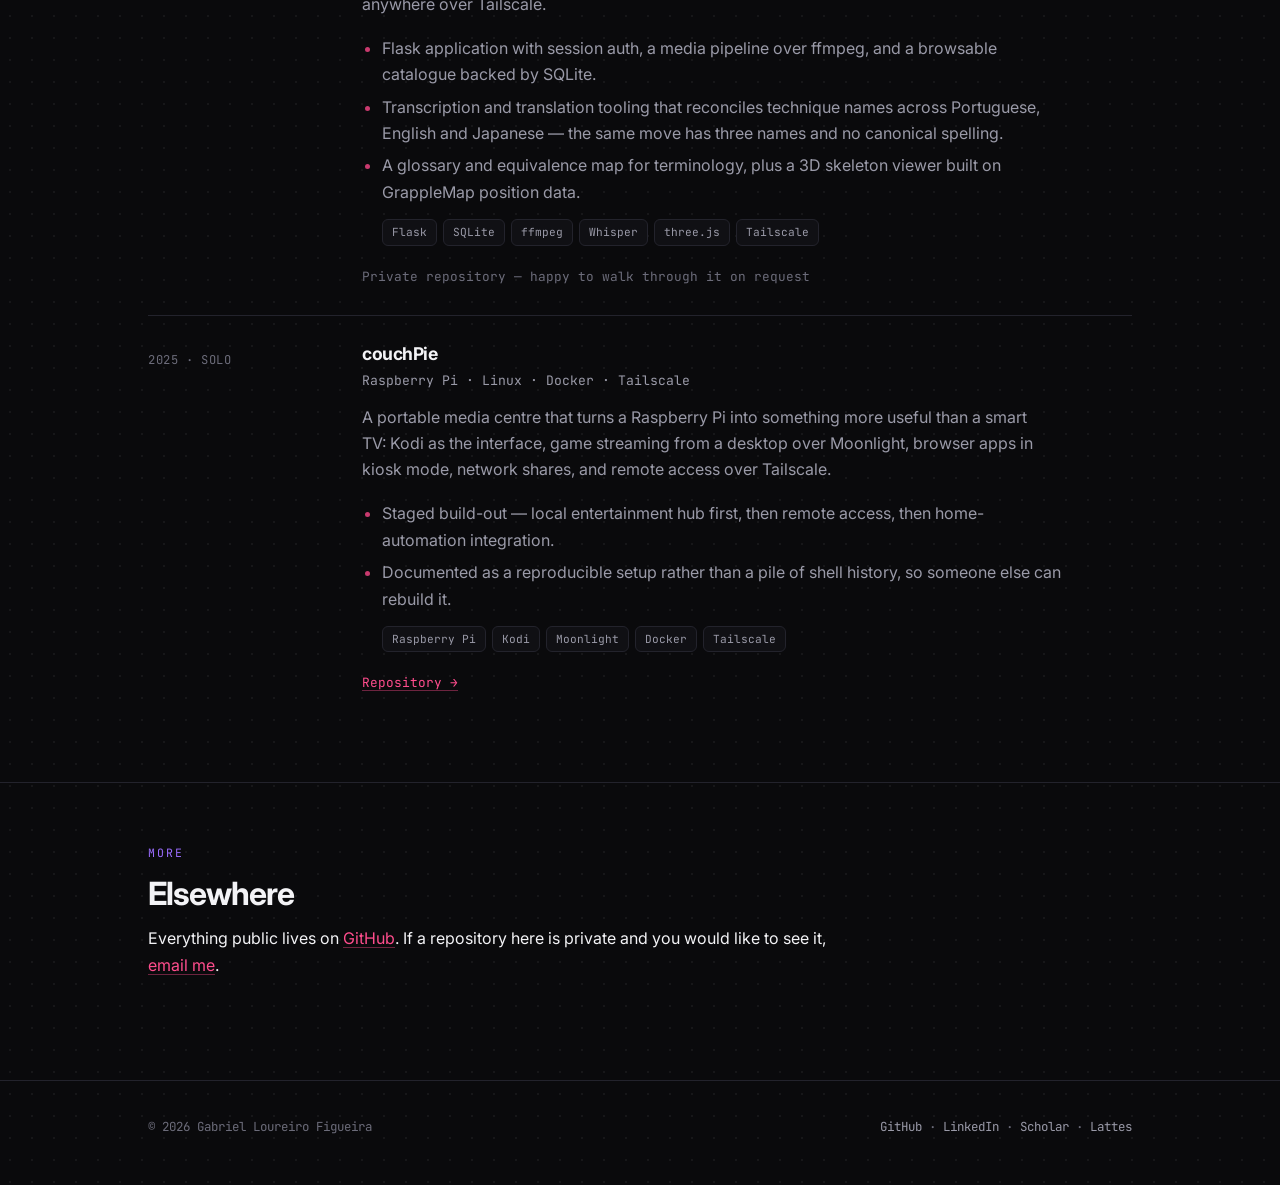
<file: projects.html>
<!DOCTYPE html>
<html lang="en">
<head>
<meta charset="utf-8">
<meta name="viewport" content="width=device-width, initial-scale=1">
<title>Projects &mdash; Gabriel Loureiro Figueira</title>
<meta name="description" content="Machine learning and software projects: churn prediction pipelines, MLOps infrastructure, and self-hosted applications.">
<link rel="canonical" href="https://gabrielloufi.github.io/projects.html">
<meta property="og:title" content="Projects &mdash; Gabriel Loureiro Figueira">
<meta property="og:description" content="Machine learning and software projects: churn prediction pipelines, MLOps infrastructure, and self-hosted applications.">
<meta property="og:type" content="website">
<meta property="og:url" content="https://gabrielloufi.github.io/projects.html">
<meta name="theme-color" content="#0a0a0c">
<link rel="preconnect" href="https://fonts.googleapis.com">
<link rel="preconnect" href="https://fonts.gstatic.com" crossorigin>
<link href="https://fonts.googleapis.com/css2?family=Inter:wght@400;500;600;700;800&family=JetBrains+Mono:wght@400;500;700&display=swap" rel="stylesheet">
<link rel="stylesheet" href="assets/css/style.css">
</head>
<body>
<a class="skip-link" href="#main">Skip to content</a>

<header class="nav">
  <div class="wrap nav__inner">
    <a class="nav__brand" href="index.html">Gabriel L. Figueira <span>// data science</span></a>
    <ul class="nav__links">
      <li><a href="index.html">home</a></li>
      <li><a href="projects.html" aria-current="page">projects</a></li>
      <li><a href="publications.html">publications</a></li>
      <li><a href="cv.html">cv</a></li>
    </ul>
  </div>
</header>

<main id="main">

  <section class="hero" style="padding-bottom:0">
    <div class="wrap">
      <p class="kicker">Portfolio</p>
      <h1>Projects</h1>
      <p class="hero__lead">
        Four things I built and what each one was actually about. Where the repository is public,
        the link goes to the code &mdash; the READMEs carry the decision logs.
      </p>
    </div>
  </section>

  <section>
    <div class="wrap">

      <article class="entry">
        <div class="entry__side">2026 &middot; Team project</div>
        <div>
          <h3>Telco Churn Prediction Pipeline</h3>
          <p class="entry__org">Python &middot; scikit-learn &middot; PyTorch &middot; MLflow &middot; FastAPI &middot; Airflow</p>
          <p>
            A telecom operator losing subscribers wants to know who is about to leave. The model is
            the easy part; the project is the pipeline around it.
          </p>
          <ul>
            <li>
              One <code>ColumnTransformer</code> holds every fitted transformation, so preprocessing
              travels with the model as a single artefact and the training split cannot leak into
              validation.
            </li>
            <li>
              The decision threshold sits at 0.3, not 0.5. A false negative is a customer who
              cancels while nobody intervenes; a false positive costs one retention offer. The
              asymmetry belongs in the threshold, and the reasoning is written down in the repo.
            </li>
            <li>
              A PyTorch MLP (64&rarr;32, early stopping) was trained and tracked beside the
              baselines. It tied with logistic regression, so logistic regression shipped &mdash;
              interpretable, cheap, and one less thing to explain to stakeholders.
            </li>
            <li>
              <code>pandera</code> schemas act as a data contract for training and batch scoring
              alike; FastAPI serves <code>/predict</code> with Pydantic validation and latency
              logging; an Airflow DAG scores the full base daily as the primary deployment shape.
            </li>
          </ul>
          <ul class="tags"><li>scikit-learn</li><li>PyTorch</li><li>MLflow</li><li>FastAPI</li><li>Airflow</li><li>pandera</li><li>pytest</li></ul>
          <div class="card__links" style="margin-top:14px">
            <a href="https://github.com/Gabrielloufi/telco-churn-challenge">Repository &rarr;</a>
          </div>
        </div>
      </article>

      <article class="entry">
        <div class="entry__side">2026 &middot; Team project</div>
        <div>
          <h3>Purchase Propensity System</h3>
          <p class="entry__org">Python &middot; DVC &middot; MLflow &middot; Docker &middot; Streamlit</p>
          <p>
            A predictive system for purchase propensity, built as an exercise in ML engineering
            rather than in modelling: the interesting constraint was that any teammate should be
            able to reproduce a result from a clean checkout.
          </p>
          <ul>
            <li>DVC pipeline with explicit <code>preprocess &rarr; train</code> stages and versioned data.</li>
            <li>Experiments tracked in MLflow, with trained models promoted through the Model Registry under semantic versions.</li>
            <li>Random Forest classifier, unit-tested modules, ruff and a Makefile for the repetitive parts.</li>
            <li>A Streamlit app for demos, containerised and deployed to Oracle Cloud with docker-compose.</li>
          </ul>
          <ul class="tags"><li>DVC</li><li>MLflow</li><li>scikit-learn</li><li>Docker</li><li>Streamlit</li><li>uv</li><li>pytest</li></ul>
          <div class="card__links" style="margin-top:14px">
            <a href="https://github.com/MunhozMCM/Tech-Challenge-02">Repository &rarr;</a>
          </div>
        </div>
      </article>

      <article class="entry">
        <div class="entry__side">2026 &middot; Solo</div>
        <div>
          <h3>tatametube</h3>
          <p class="entry__org">Python &middot; Flask &middot; SQLite &middot; ffmpeg &middot; three.js</p>
          <p>
            A self-hosted library for jiu-jitsu instructional videos &mdash; the part of the
            collection no streaming service indexes properly. It runs on a Raspberry Pi at home and
            is reachable from anywhere over Tailscale.
          </p>
          <ul>
            <li>Flask application with session auth, a media pipeline over ffmpeg, and a browsable catalogue backed by SQLite.</li>
            <li>Transcription and translation tooling that reconciles technique names across Portuguese, English and Japanese &mdash; the same move has three names and no canonical spelling.</li>
            <li>A glossary and equivalence map for terminology, plus a 3D skeleton viewer built on GrappleMap position data.</li>
          </ul>
          <ul class="tags"><li>Flask</li><li>SQLite</li><li>ffmpeg</li><li>Whisper</li><li>three.js</li><li>Tailscale</li></ul>
          <div class="card__links" style="margin-top:14px">
            <span class="locked">Private repository &mdash; happy to walk through it on request</span>
          </div>
        </div>
      </article>

      <article class="entry">
        <div class="entry__side">2025 &middot; Solo</div>
        <div>
          <h3>couchPie</h3>
          <p class="entry__org">Raspberry Pi &middot; Linux &middot; Docker &middot; Tailscale</p>
          <p>
            A portable media centre that turns a Raspberry Pi into something more useful than a
            smart TV: Kodi as the interface, game streaming from a desktop over Moonlight, browser
            apps in kiosk mode, network shares, and remote access over Tailscale.
          </p>
          <ul>
            <li>Staged build-out &mdash; local entertainment hub first, then remote access, then home-automation integration.</li>
            <li>Documented as a reproducible setup rather than a pile of shell history, so someone else can rebuild it.</li>
          </ul>
          <ul class="tags"><li>Raspberry Pi</li><li>Kodi</li><li>Moonlight</li><li>Docker</li><li>Tailscale</li></ul>
          <div class="card__links" style="margin-top:14px">
            <a href="https://github.com/Gabrielloufi/couchpie">Repository &rarr;</a>
          </div>
        </div>
      </article>

    </div>
  </section>

  <section>
    <div class="wrap">
      <p class="eyebrow">More</p>
      <h2>Elsewhere</h2>
      <p>
        Everything public lives on <a href="https://github.com/Gabrielloufi">GitHub</a>. If a repository here is private and you
        would like to see it, <a href="mailto:gabrielloufi@gmail.com">email me</a>.
      </p>
    </div>
  </section>

</main>

<footer class="footer">
  <div class="wrap footer__inner">
    <span>&copy; <span id="year">2026</span> Gabriel Loureiro Figueira</span>
    <span>
      <a href="https://github.com/Gabrielloufi">GitHub</a> ·
      <a href="https://www.linkedin.com/in/gabrielloureirofigueira/">LinkedIn</a> ·
      <a href="https://scholar.google.com/citations?user=BgbFjUEAAAAJ&hl=en">Scholar</a> ·
      <a href="https://lattes.cnpq.br/5523755976674168">Lattes</a>
    </span>
  </div>
</footer>

<script>document.getElementById("year").textContent = new Date().getFullYear();</script>
</body>
</html>
</file>
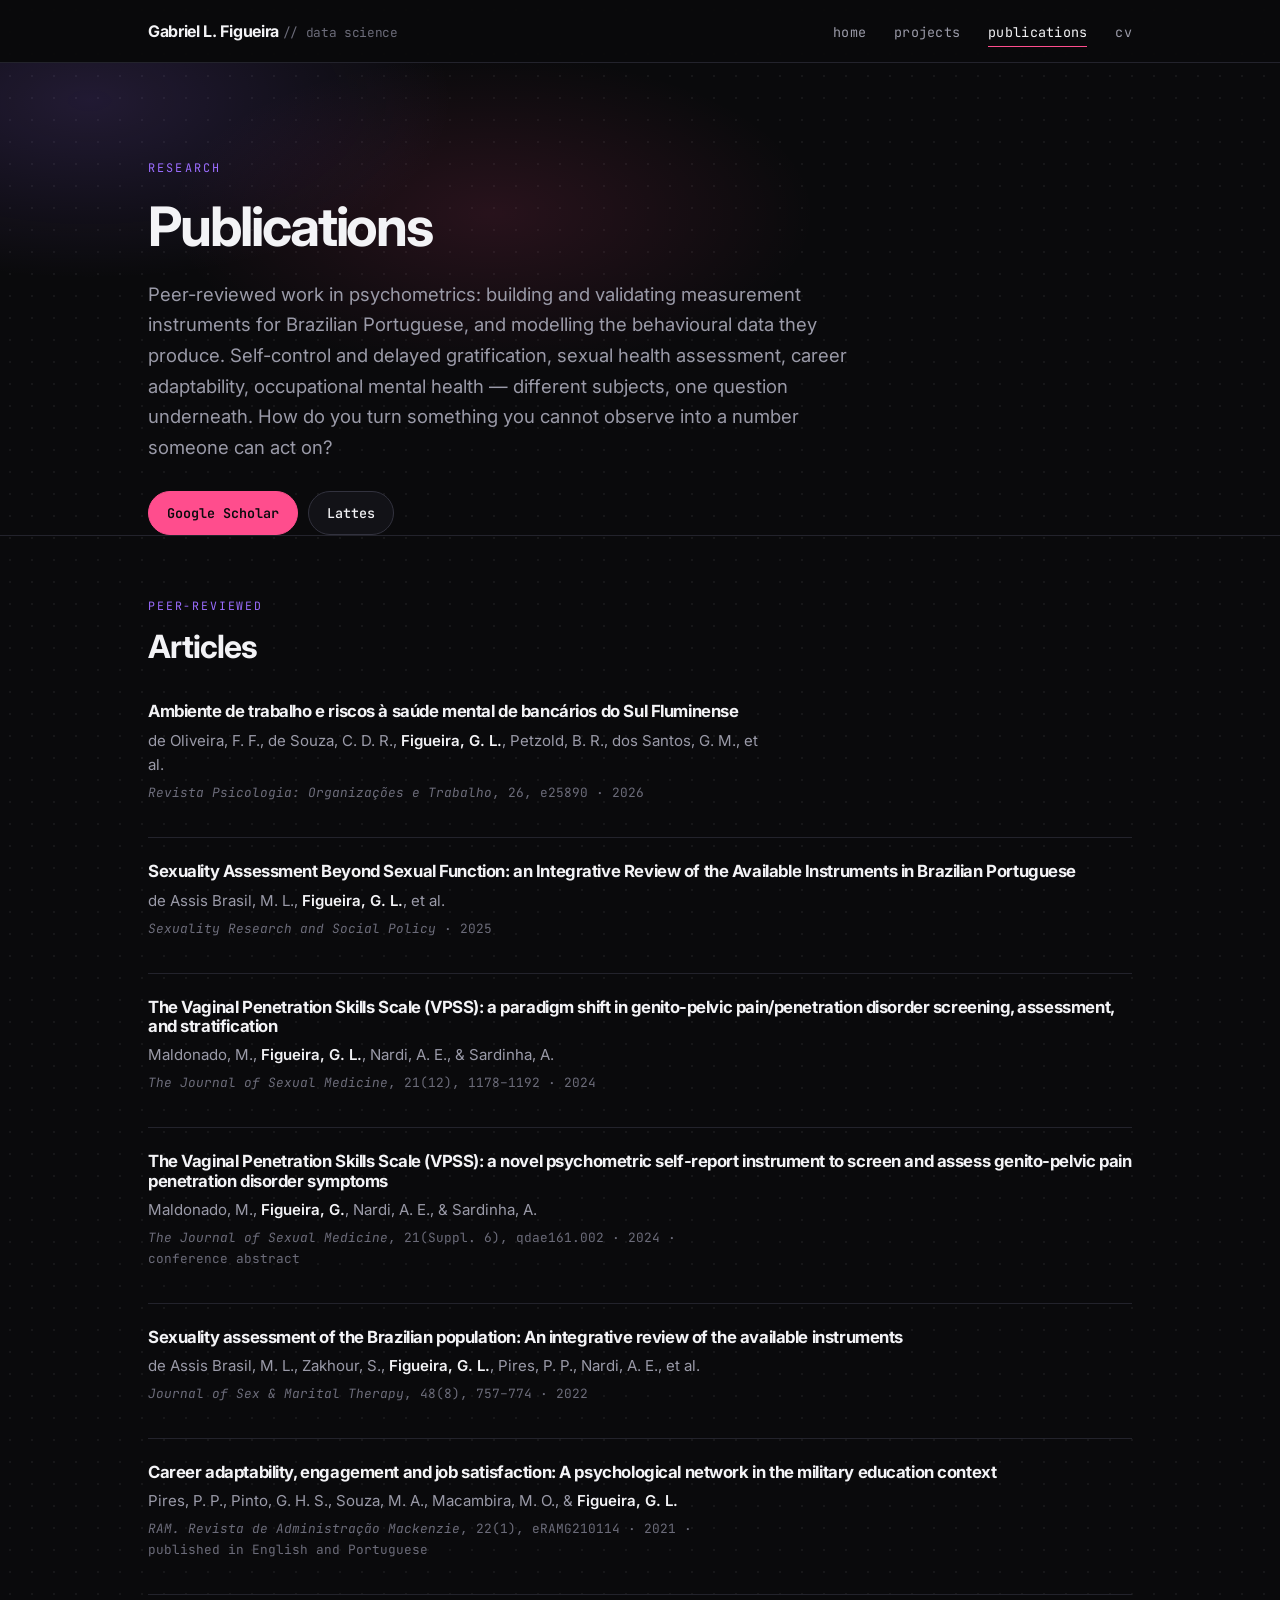
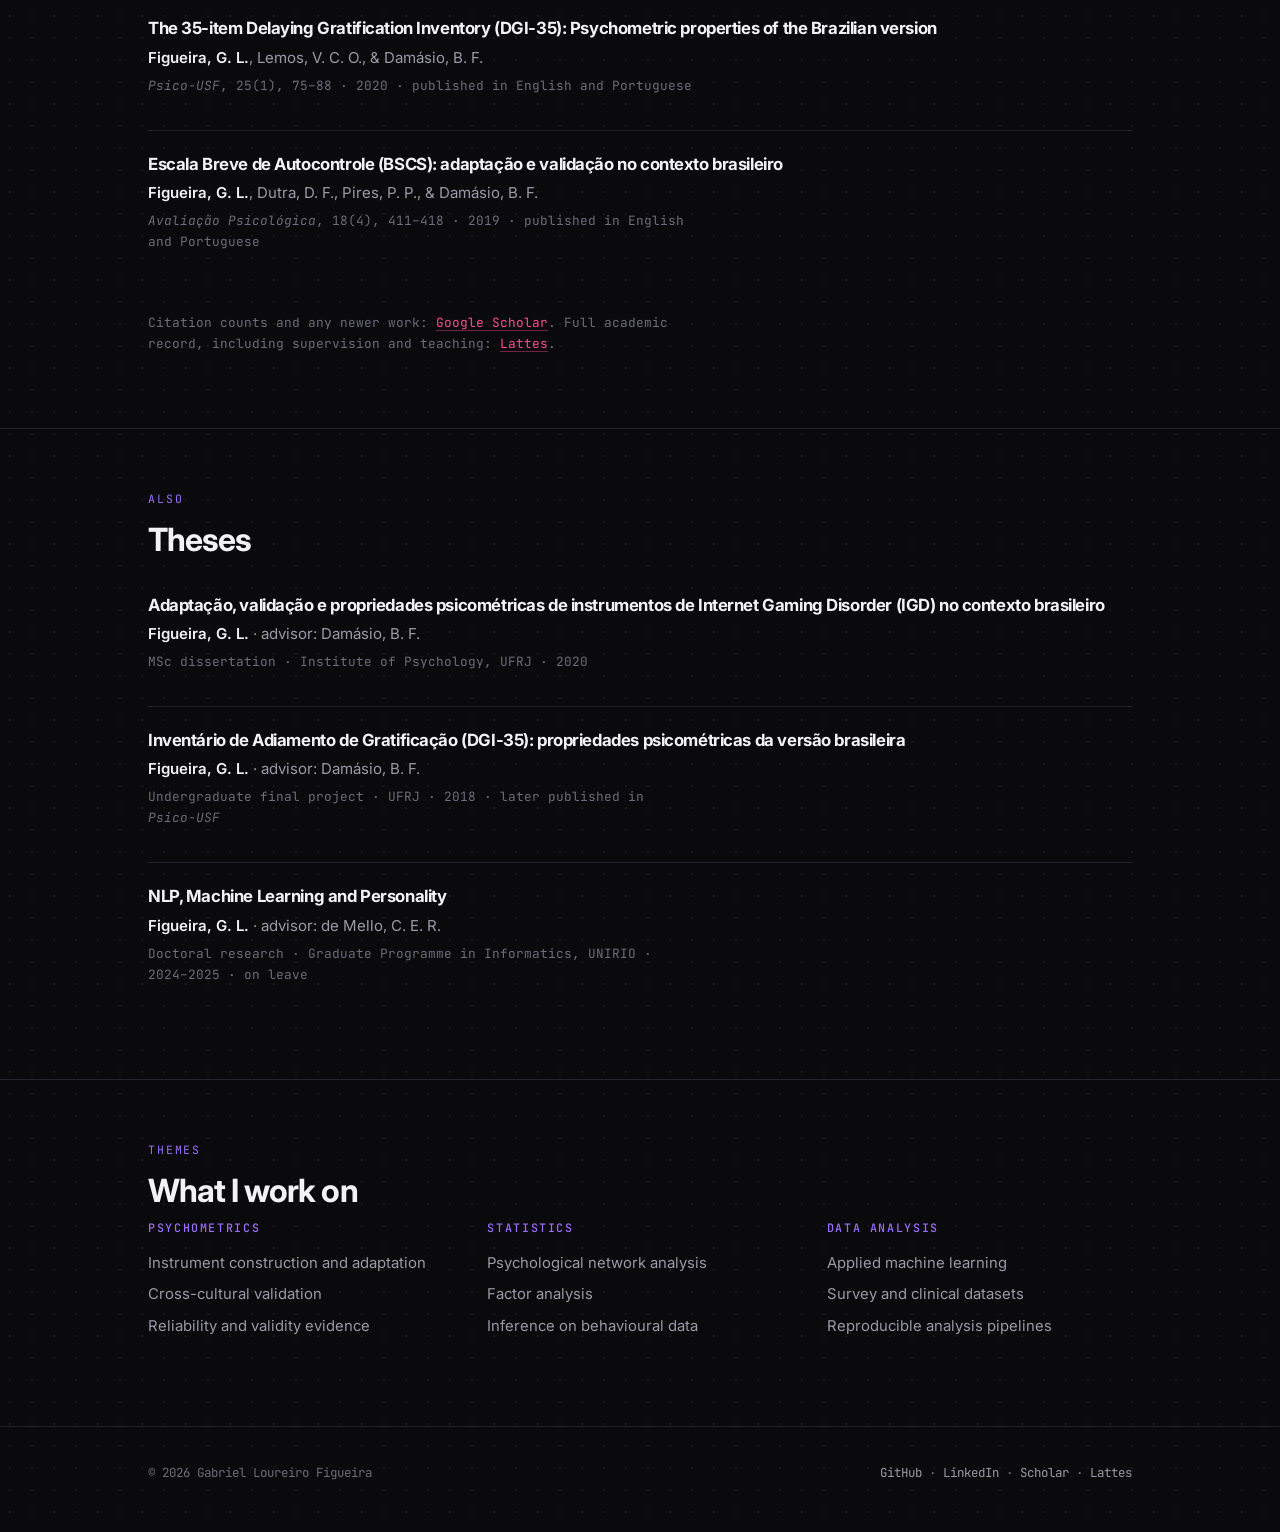
<file: publications.html>
<!DOCTYPE html>
<html lang="en">
<head>
<meta charset="utf-8">
<meta name="viewport" content="width=device-width, initial-scale=1">
<title>Publications &mdash; Gabriel Loureiro Figueira</title>
<meta name="description" content="Research in psychology, psychometrics and information systems.">
<link rel="canonical" href="https://gabrielloufi.github.io/publications.html">
<meta property="og:title" content="Publications &mdash; Gabriel Loureiro Figueira">
<meta property="og:description" content="Research in psychology, psychometrics and information systems.">
<meta property="og:type" content="website">
<meta property="og:url" content="https://gabrielloufi.github.io/publications.html">
<meta name="theme-color" content="#0a0a0c">
<link rel="preconnect" href="https://fonts.googleapis.com">
<link rel="preconnect" href="https://fonts.gstatic.com" crossorigin>
<link href="https://fonts.googleapis.com/css2?family=Inter:wght@400;500;600;700;800&family=JetBrains+Mono:wght@400;500;700&display=swap" rel="stylesheet">
<link rel="stylesheet" href="assets/css/style.css">
</head>
<body>
<a class="skip-link" href="#main">Skip to content</a>

<header class="nav">
  <div class="wrap nav__inner">
    <a class="nav__brand" href="index.html">Gabriel L. Figueira <span>// data science</span></a>
    <ul class="nav__links">
      <li><a href="index.html">home</a></li>
      <li><a href="projects.html">projects</a></li>
      <li><a href="publications.html" aria-current="page">publications</a></li>
      <li><a href="cv.html">cv</a></li>
    </ul>
  </div>
</header>

<main id="main">

  <section class="hero" style="padding-bottom:0">
    <div class="wrap">
      <p class="kicker">Research</p>
      <h1>Publications</h1>
      <p class="hero__lead">
        Peer-reviewed work in psychometrics: building and validating measurement instruments for
        Brazilian Portuguese, and modelling the behavioural data they produce. Self-control and
        delayed gratification, sexual health assessment, career adaptability, occupational mental
        health &mdash; different subjects, one question underneath. How do you turn something you
        cannot observe into a number someone can act on?
      </p>
      <div class="btn-row">
        <a class="btn btn--primary" href="https://scholar.google.com/citations?user=BgbFjUEAAAAJ&hl=en">Google Scholar</a>
        <a class="btn" href="https://lattes.cnpq.br/5523755976674168">Lattes</a>
      </div>
    </div>
  </section>

  <section>
    <div class="wrap">
      <p class="eyebrow">Peer-reviewed</p>
      <h2>Articles</h2>

      <article class="pub">
        <h3 class="pub__title">Ambiente de trabalho e riscos &agrave; sa&uacute;de mental de banc&aacute;rios do Sul Fluminense</h3>
        <p class="pub__authors">de Oliveira, F. F., de Souza, C. D. R., <span class="self">Figueira, G. L.</span>, Petzold, B. R., dos Santos, G. M., et al.</p>
        <p class="pub__venue"><em>Revista Psicologia: Organiza&ccedil;&otilde;es e Trabalho</em>, 26, e25890 &middot; 2026</p>
      </article>

      <article class="pub">
        <h3 class="pub__title">Sexuality Assessment Beyond Sexual Function: an Integrative Review of the Available Instruments in Brazilian Portuguese</h3>
        <p class="pub__authors">de Assis Brasil, M. L., <span class="self">Figueira, G. L.</span>, et al.</p>
        <p class="pub__venue"><em>Sexuality Research and Social Policy</em> &middot; 2025</p>
      </article>

      <article class="pub">
        <h3 class="pub__title">The Vaginal Penetration Skills Scale (VPSS): a paradigm shift in genito-pelvic pain/penetration disorder screening, assessment, and stratification</h3>
        <p class="pub__authors">Maldonado, M., <span class="self">Figueira, G. L.</span>, Nardi, A. E., &amp; Sardinha, A.</p>
        <p class="pub__venue"><em>The Journal of Sexual Medicine</em>, 21(12), 1178&ndash;1192 &middot; 2024</p>
      </article>

      <article class="pub">
        <h3 class="pub__title">The Vaginal Penetration Skills Scale (VPSS): a novel psychometric self-report instrument to screen and assess genito-pelvic pain penetration disorder symptoms</h3>
        <p class="pub__authors">Maldonado, M., <span class="self">Figueira, G.</span>, Nardi, A. E., &amp; Sardinha, A.</p>
        <p class="pub__venue"><em>The Journal of Sexual Medicine</em>, 21(Suppl. 6), qdae161.002 &middot; 2024 &middot; conference abstract</p>
      </article>

      <article class="pub">
        <h3 class="pub__title">Sexuality assessment of the Brazilian population: An integrative review of the available instruments</h3>
        <p class="pub__authors">de Assis Brasil, M. L., Zakhour, S., <span class="self">Figueira, G. L.</span>, Pires, P. P., Nardi, A. E., et al.</p>
        <p class="pub__venue"><em>Journal of Sex &amp; Marital Therapy</em>, 48(8), 757&ndash;774 &middot; 2022</p>
      </article>

      <article class="pub">
        <h3 class="pub__title">Career adaptability, engagement and job satisfaction: A psychological network in the military education context</h3>
        <p class="pub__authors">Pires, P. P., Pinto, G. H. S., Souza, M. A., Macambira, M. O., &amp; <span class="self">Figueira, G. L.</span></p>
        <p class="pub__venue"><em>RAM. Revista de Administra&ccedil;&atilde;o Mackenzie</em>, 22(1), eRAMG210114 &middot; 2021 &middot; published in English and Portuguese</p>
      </article>

      <article class="pub">
        <h3 class="pub__title">The 35-item Delaying Gratification Inventory (DGI-35): Psychometric properties of the Brazilian version</h3>
        <p class="pub__authors"><span class="self">Figueira, G. L.</span>, Lemos, V. C. O., &amp; Dam&aacute;sio, B. F.</p>
        <p class="pub__venue"><em>Psico-USF</em>, 25(1), 75&ndash;88 &middot; 2020 &middot; published in English and Portuguese</p>
      </article>

      <article class="pub">
        <h3 class="pub__title">Escala Breve de Autocontrole (BSCS): adapta&ccedil;&atilde;o e valida&ccedil;&atilde;o no contexto brasileiro</h3>
        <p class="pub__authors"><span class="self">Figueira, G. L.</span>, Dutra, D. F., Pires, P. P., &amp; Dam&aacute;sio, B. F.</p>
        <p class="pub__venue"><em>Avalia&ccedil;&atilde;o Psicol&oacute;gica</em>, 18(4), 411&ndash;418 &middot; 2019 &middot; published in English and Portuguese</p>
      </article>

      <p style="margin-top:26px;color:var(--faint);font-family:var(--font-mono);font-size:.8rem">
        Citation counts and any newer work: <a href="https://scholar.google.com/citations?user=BgbFjUEAAAAJ&hl=en">Google Scholar</a>.
        Full academic record, including supervision and teaching: <a href="https://lattes.cnpq.br/5523755976674168">Lattes</a>.
      </p>

      <!-- ============================================================
           TO ADD A PUBLICATION: copy one <article class="pub"> block,
           keep the newest first, wrap your own name in <span class="self">.
           Add links like this when you have them:
           <p class="pub__links"><a href="https://doi.org/...">DOI</a></p>
           ============================================================ -->
    </div>
  </section>

  <section>
    <div class="wrap">
      <p class="eyebrow">Also</p>
      <h2>Theses</h2>

      <article class="pub">
        <h3 class="pub__title">Adapta&ccedil;&atilde;o, valida&ccedil;&atilde;o e propriedades psicom&eacute;tricas de instrumentos de Internet Gaming Disorder (IGD) no contexto brasileiro</h3>
        <p class="pub__authors"><span class="self">Figueira, G. L.</span> &middot; advisor: Dam&aacute;sio, B. F.</p>
        <p class="pub__venue">MSc dissertation &middot; Institute of Psychology, UFRJ &middot; 2020</p>
      </article>

      <article class="pub">
        <h3 class="pub__title">Invent&aacute;rio de Adiamento de Gratifica&ccedil;&atilde;o (DGI-35): propriedades psicom&eacute;tricas da vers&atilde;o brasileira</h3>
        <p class="pub__authors"><span class="self">Figueira, G. L.</span> &middot; advisor: Dam&aacute;sio, B. F.</p>
        <p class="pub__venue">Undergraduate final project &middot; UFRJ &middot; 2018 &middot; later published in <em>Psico-USF</em></p>
      </article>

      <article class="pub">
        <h3 class="pub__title">NLP, Machine Learning and Personality</h3>
        <p class="pub__authors"><span class="self">Figueira, G. L.</span> &middot; advisor: de Mello, C. E. R.</p>
        <p class="pub__venue">Doctoral research &middot; Graduate Programme in Informatics, UNIRIO &middot; 2024&ndash;2025 &middot; on leave</p>
      </article>

    </div>
  </section>

  <section>
    <div class="wrap">
      <p class="eyebrow">Themes</p>
      <h2>What I work on</h2>
      <div class="skill-grid">
        <div>
          <h3>Psychometrics</h3>
          <ul>
            <li>Instrument construction and adaptation</li>
            <li>Cross-cultural validation</li>
            <li>Reliability and validity evidence</li>
          </ul>
        </div>
        <div>
          <h3>Statistics</h3>
          <ul>
            <li>Psychological network analysis</li>
            <li>Factor analysis</li>
            <li>Inference on behavioural data</li>
          </ul>
        </div>
        <div>
          <h3>Data analysis</h3>
          <ul>
            <li>Applied machine learning</li>
            <li>Survey and clinical datasets</li>
            <li>Reproducible analysis pipelines</li>
          </ul>
        </div>
      </div>
    </div>
  </section>

</main>

<footer class="footer">
  <div class="wrap footer__inner">
    <span>&copy; <span id="year">2026</span> Gabriel Loureiro Figueira</span>
    <span>
      <a href="https://github.com/Gabrielloufi">GitHub</a> ·
      <a href="https://www.linkedin.com/in/gabrielloureirofigueira/">LinkedIn</a> ·
      <a href="https://scholar.google.com/citations?user=BgbFjUEAAAAJ&hl=en">Scholar</a> ·
      <a href="https://lattes.cnpq.br/5523755976674168">Lattes</a>
    </span>
  </div>
</footer>

<script>document.getElementById("year").textContent = new Date().getFullYear();</script>
</body>
</html>
</file>
<file: assets/css/style.css>
/* ==========================================================================
   Gabriel Loureiro Figueira — personal site
   Visual identity taken from the LinkedIn banner: near-black ground, dotted
   grid, heavy grotesque headlines against monospace code, and three neon
   accents (magenta, violet, green) used sparingly on top of a neutral base.
   ========================================================================== */

:root {
  color-scheme: dark;

  /* ground */
  --bg:          #0a0a0c;
  --bg-soft:     #101014;
  --surface:     #121217;
  --surface-2:   #17171e;
  --border:      #23232c;
  --border-hi:   #32323e;

  /* ink */
  --text:        #f3f3f6;
  --muted:       #9a9aa8;
  --faint:       #6c6c7a;

  /* neon accents, straight off the banner */
  --pink:        #ff4d8d;
  --pink-dim:    #c93a6e;
  --violet:      #9b6dff;
  --green:       #3ddc84;
  --blue:        #4f46e5;

  --font-sans: "Inter", -apple-system, BlinkMacSystemFont, "Segoe UI", Roboto, Helvetica, Arial, sans-serif;
  --font-mono: "JetBrains Mono", ui-monospace, SFMono-Regular, "SF Mono", Menlo, Consolas, monospace;

  --maxw: 1080px;
  --measure: 68ch;
  --radius: 14px;
  --gutter: clamp(20px, 5vw, 48px);
  --grid-dot: rgba(255, 255, 255, .055);
}

*, *::before, *::after { box-sizing: border-box; }

html { -webkit-text-size-adjust: 100%; scroll-behavior: smooth; }

@media (prefers-reduced-motion: reduce) {
  html { scroll-behavior: auto; }
  *, *::before, *::after { animation-duration: .01ms !important; transition-duration: .01ms !important; }
}

body {
  margin: 0;
  background-color: var(--bg);
  /* the dotted grid from the banner */
  background-image: radial-gradient(var(--grid-dot) 1px, transparent 1px);
  background-size: 22px 22px;
  background-position: -1px -1px;
  color: var(--text);
  font-family: var(--font-sans);
  font-size: 16px;
  line-height: 1.65;
  -webkit-font-smoothing: antialiased;
  text-rendering: optimizeLegibility;
}

::selection { background: var(--pink); color: #0a0a0c; }

img { max-width: 100%; height: auto; display: block; }

a {
  color: var(--pink);
  text-decoration-color: rgba(255, 77, 141, .4);
  text-underline-offset: 3px;
}
a:hover { text-decoration-color: var(--pink); }

h1, h2, h3, h4 { line-height: 1.15; letter-spacing: -.025em; margin: 0 0 .4em; font-weight: 700; }
h1 { font-size: clamp(2.1rem, 1.3rem + 3.4vw, 3.4rem); letter-spacing: -.04em; }
h2 { font-size: clamp(1.45rem, 1.15rem + 1.3vw, 2rem); letter-spacing: -.03em; }
h3 { font-size: 1.1rem; }

p { margin: 0 0 1.1em; }
p, li { max-width: var(--measure); }

code { font-family: var(--font-mono); font-size: .92em; color: var(--violet); }

:focus-visible { outline: 2px solid var(--pink); outline-offset: 3px; border-radius: 4px; }

.wrap { width: 100%; max-width: var(--maxw); margin-inline: auto; padding-inline: var(--gutter); }

.skip-link {
  position: absolute; left: -9999px; top: 0; z-index: 100;
  background: var(--pink); color: #0a0a0c; padding: 10px 16px; border-radius: 0 0 8px 0; font-weight: 600;
}
.skip-link:focus { left: 0; }

/* ---------------------------------------------------------------- nav --- */

.nav {
  position: sticky; top: 0; z-index: 50;
  background: rgba(10, 10, 12, .82);
  backdrop-filter: saturate(160%) blur(12px);
  border-bottom: 1px solid var(--border);
}
.nav__inner { display: flex; align-items: center; gap: 16px; min-height: 62px; flex-wrap: wrap; padding-block: 8px; }

.nav__brand {
  font-weight: 700; letter-spacing: -.02em; color: var(--text);
  text-decoration: none; margin-right: auto; white-space: nowrap;
}
.nav__brand span { font-family: var(--font-mono); font-weight: 400; font-size: .8em; color: var(--faint); }
.nav__brand:hover span { color: var(--pink); }

.nav__links { display: flex; align-items: center; gap: clamp(14px, 2.5vw, 28px); list-style: none; margin: 0; padding: 0; }
.nav__links li { max-width: none; }
.nav__links a {
  font-family: var(--font-mono); font-size: .84rem; letter-spacing: .02em;
  color: var(--muted); text-decoration: none; padding-block: 5px; border-bottom: 1.5px solid transparent;
}
.nav__links a:hover { color: var(--text); }
.nav__links a[aria-current="page"] { color: var(--text); border-bottom-color: var(--pink); }

/* --------------------------------------------------------------- hero --- */

.hero {
  position: relative;
  padding-block: clamp(52px, 8vw, 96px) clamp(34px, 5vw, 60px);
  overflow: hidden;
}
/* soft magenta/violet bloom behind the headline, like the banner's glow */
.hero::before {
  content: "";
  position: absolute; inset: -40% 30% 20% -20%;
  background: radial-gradient(45% 45% at 30% 40%, rgba(155, 109, 255, .16), transparent 70%),
              radial-gradient(40% 40% at 65% 60%, rgba(255, 77, 141, .12), transparent 70%);
  pointer-events: none;
}
.hero > * { position: relative; }

.hero__grid { display: grid; grid-template-columns: minmax(0, 1fr) auto; gap: clamp(28px, 5vw, 56px); align-items: center; }

.hero__lead { font-size: clamp(1.02rem, .97rem + .35vw, 1.16rem); color: var(--muted); max-width: 60ch; }
.hero__lead strong { color: var(--text); font-weight: 600; }

.kicker {
  font-family: var(--font-mono); font-size: .74rem; letter-spacing: .18em;
  text-transform: uppercase; color: var(--violet); margin: 0 0 16px;
}

/* the banner's signature line, rebuilt in type */
.codeline {
  font-family: var(--font-mono);
  font-size: clamp(.86rem, .8rem + .35vw, 1.02rem);
  margin: 6px 0 22px;
  color: var(--text);
  max-width: none;
  word-break: break-word;
}
.codeline .fn { color: var(--pink); }
.codeline .str { color: var(--text); }
.codeline .sig { color: var(--green); }

.eyebrow {
  font-family: var(--font-mono); font-size: .72rem; letter-spacing: .16em;
  text-transform: uppercase; color: var(--violet); margin: 0 0 14px;
}

/* the chart motif that stands in for a portrait */
.motif { width: clamp(170px, 24vw, 240px); height: auto; }
.motif .axis { stroke: var(--border-hi); }
.motif .line { stroke: #fff; fill: none; stroke-width: 2; stroke-linejoin: round; stroke-linecap: round; }
.motif .dot { fill: var(--bg); stroke: #fff; stroke-width: 2; }
.motif .ring-a { stroke: var(--violet); }
.motif .ring-b { stroke: var(--pink); }
.motif .arc { stroke: var(--pink-dim); fill: none; }

/* -------------------------------------------------------------- bits --- */

.meta-row {
  display: flex; flex-wrap: wrap; gap: 10px 22px; list-style: none; padding: 0; margin: 24px 0 0;
  font-family: var(--font-mono); font-size: .82rem; color: var(--muted);
}
.meta-row li { max-width: none; display: flex; align-items: center; gap: 8px; }
.meta-row svg { width: 15px; height: 15px; flex-shrink: 0; opacity: .75; }
.meta-row a { color: inherit; text-decoration: none; border-bottom: 1px solid var(--border-hi); }
.meta-row a:hover { color: var(--pink); border-bottom-color: var(--pink); }
.meta-row li:hover svg { opacity: 1; color: var(--pink); }

.btn-row { display: flex; flex-wrap: wrap; gap: 10px; margin-top: 28px; }

.btn {
  display: inline-flex; align-items: center; gap: 8px;
  padding: 10px 18px; border-radius: 999px;
  border: 1px solid var(--border-hi); background: var(--surface); color: var(--text);
  font-family: var(--font-mono); font-size: .84rem; font-weight: 500; text-decoration: none;
  transition: transform .15s ease, border-color .15s ease, color .15s ease, background .15s ease;
}
.btn:hover { transform: translateY(-1px); border-color: var(--pink); color: var(--pink); }
.btn--primary { background: var(--pink); border-color: var(--pink); color: #0a0a0c; font-weight: 600; }
.btn--primary:hover { background: #ff6b9f; border-color: #ff6b9f; color: #0a0a0c; }

section { padding-block: clamp(36px, 5vw, 60px); }
section + section { border-top: 1px solid var(--border); }

.section-head { display: flex; align-items: baseline; justify-content: space-between; gap: 16px; flex-wrap: wrap; margin-bottom: 30px; }
.section-head h2 { margin: 0; }
.section-head .more { font-family: var(--font-mono); font-size: .82rem; white-space: nowrap; text-decoration: none; }
.section-head .more:hover { text-decoration: underline; }

/* -------------------------------------------------------------- cards --- */

.cards { display: grid; grid-template-columns: repeat(auto-fill, minmax(300px, 1fr)); gap: 18px; }

.card {
  position: relative; display: flex; flex-direction: column; gap: 13px;
  padding: 24px; background: var(--surface); border: 1px solid var(--border); border-radius: var(--radius);
  transition: transform .18s ease, border-color .18s ease, background .18s ease;
}
.card::after {
  content: ""; position: absolute; inset: 0; border-radius: var(--radius); pointer-events: none;
  background: linear-gradient(135deg, rgba(155, 109, 255, .08), transparent 42%);
  opacity: 0; transition: opacity .18s ease;
}
.card:hover { transform: translateY(-3px); border-color: var(--border-hi); background: var(--surface-2); }
.card:hover::after { opacity: 1; }
.card h3 { margin: 0; }
.card h3 a { color: var(--text); text-decoration: none; }
.card h3 a:hover { color: var(--pink); }
.card p { margin: 0; color: var(--muted); font-size: .94rem; max-width: none; }

.card__meta {
  font-family: var(--font-mono); font-size: .7rem; letter-spacing: .08em; text-transform: uppercase;
  color: var(--faint); display: flex; gap: 9px; flex-wrap: wrap;
}
.card__meta span::after { content: "·"; color: var(--border-hi); margin-left: 9px; }
.card__meta span:last-child::after { content: ""; margin: 0; }

.tags { display: flex; flex-wrap: wrap; gap: 6px; list-style: none; margin: auto 0 0; padding: 0; }
.tags li {
  max-width: none; font-family: var(--font-mono); font-size: .7rem; padding: 3px 9px;
  border-radius: 6px; background: var(--bg-soft); border: 1px solid var(--border); color: var(--muted);
}
.card:hover .tags li { border-color: var(--border-hi); }

.card__links { display: flex; gap: 16px; flex-wrap: wrap; font-family: var(--font-mono); font-size: .8rem; }
.card__links .locked { color: var(--faint); display: inline-flex; align-items: center; gap: 6px; }

/* --------------------------------------------------------- long items --- */

.entry { display: grid; grid-template-columns: 180px minmax(0, 1fr); gap: 8px 34px; padding-block: 28px; border-top: 1px solid var(--border); }
.entry:first-of-type { border-top: 0; padding-top: 8px; }
.entry__side { font-family: var(--font-mono); font-size: .76rem; color: var(--faint); letter-spacing: .05em; padding-top: 6px; text-transform: uppercase; }
.entry h3 { margin: 0 0 6px; }
.entry h3 .quiet { font-weight: 400; color: var(--faint); }
.entry__org { color: var(--violet); font-family: var(--font-mono); font-size: .82rem; margin: 0 0 12px; }
.entry p { color: var(--muted); }
.entry ul { margin: 0 0 14px; padding-left: 20px; color: var(--muted); }
.entry li { margin-bottom: 6px; }
.entry li::marker { color: var(--pink-dim); }

/* -------------------------------------------------------- publications --- */

.pub { padding-block: 24px; border-top: 1px solid var(--border); }
.pub:first-of-type { border-top: 0; }
.pub__title { margin: 0 0 7px; font-size: 1.05rem; }
.pub__authors { margin: 0 0 4px; font-size: .94rem; color: var(--muted); }
.pub__authors .self { color: var(--text); font-weight: 600; }
.pub__venue { margin: 0 0 10px; font-family: var(--font-mono); font-size: .8rem; color: var(--faint); }
.pub__venue em { font-style: italic; }
.pub__links { display: flex; gap: 16px; flex-wrap: wrap; font-family: var(--font-mono); font-size: .8rem; }

.bullets { margin: 0 0 1.1em; padding-left: 20px; color: var(--muted); }
.bullets li { margin-bottom: 6px; }
.bullets li::marker { color: var(--pink-dim); }
.subhead { font-family: var(--font-mono); font-size: .78rem; letter-spacing: .12em;
           text-transform: uppercase; color: var(--violet); margin: 26px 0 12px; font-weight: 500; }

/* ------------------------------------------------------------- skills --- */

.skill-grid { display: grid; grid-template-columns: repeat(auto-fit, minmax(220px, 1fr)); gap: 24px 34px; }
.skill-grid h3 {
  font-family: var(--font-mono); font-size: .73rem; letter-spacing: .14em; text-transform: uppercase;
  color: var(--violet); margin-bottom: 12px; font-weight: 500;
}
.skill-grid ul { margin: 0; padding: 0; list-style: none; }
.skill-grid li { color: var(--muted); font-size: .93rem; padding-block: 3px; border-bottom: 1px solid transparent; }

/* ------------------------------------------------------------- footer --- */

.footer { border-top: 1px solid var(--border); margin-top: 24px; padding-block: 36px 48px; color: var(--faint); font-family: var(--font-mono); font-size: .78rem; }
.footer__inner { display: flex; justify-content: space-between; gap: 16px; flex-wrap: wrap; }
.footer a { color: var(--muted); text-decoration: none; }
.footer a:hover { color: var(--pink); }

/* --------------------------------------------------------- responsive --- */

@media (max-width: 760px) {
  .hero__grid { grid-template-columns: 1fr; }
  .motif { order: -1; width: min(190px, 55vw); }
  .entry { grid-template-columns: 1fr; gap: 4px; }
  .entry__side { padding-top: 0; }
  .nav__brand span { display: none; }
}
</file>
